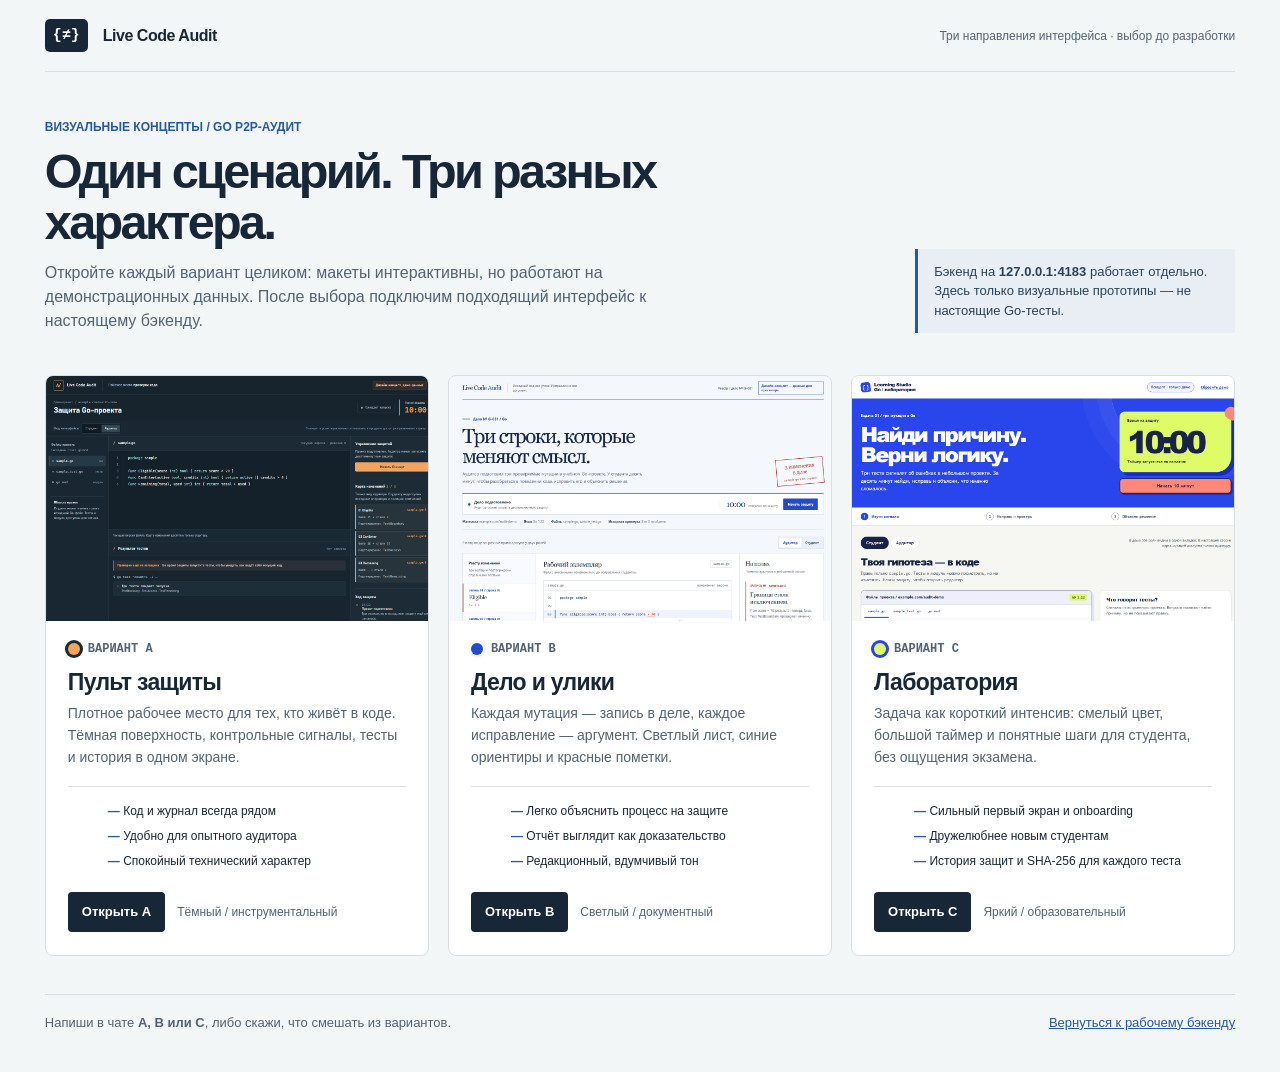
<file: concepts/index.html>
<!doctype html>
<html lang="ru">
<head>
  <meta charset="utf-8">
  <meta name="viewport" content="width=device-width,initial-scale=1">
  <meta name="color-scheme" content="light">
  <title>Три направления — Live Code Audit</title>
  <style>
    :root{--ink:#182737;--muted:#526474;--line:#d7dfe5;--paper:#f3f6f7;--white:#fff;--blue:#2559a6;font:16px/1.5 "Segoe UI",Arial,sans-serif;color:var(--ink);background:var(--paper)}
    *{box-sizing:border-box}body{margin:0}a{color:inherit}a:focus-visible,button:focus-visible{outline:3px solid #bb5b31;outline-offset:3px}
    .wrap{max-width:1500px;margin:0 auto;padding:0 clamp(18px,3.5vw,55px)}
    .top{display:flex;align-items:center;gap:15px;min-height:72px;border-bottom:1px solid var(--line)}.mark{background:var(--ink);color:#fff;font:700 15px Consolas,monospace;border-radius:5px;padding:8px}.top strong{font-weight:800;letter-spacing:-.03em}.top small{margin-left:auto;font-size:12px;color:var(--muted)}
    .hero{padding:42px 0 30px;display:flex;align-items:end;gap:30px;justify-content:space-between}h1{font-size:clamp(30px,3.8vw,56px);letter-spacing:-.055em;line-height:1.05;margin:8px 0 13px;max-width:800px}.hero p{color:var(--muted);max-width:690px;margin:0}.tag{font-size:12px;font-weight:750;color:var(--blue)}
    .guide{padding:13px 16px;border-left:3px solid var(--blue);background:#e8eef4;color:#294257;font-size:13px;max-width:380px;flex:0 0 320px}
    .grid{display:grid;grid-template-columns:repeat(3,minmax(0,1fr));gap:19px;margin:12px 0 38px}.card{background:var(--white);border:1px solid var(--line);border-radius:8px;overflow:hidden;min-width:0;display:flex;flex-direction:column}.thumb{display:block;aspect-ratio:1.56;background:#dde5e8;overflow:hidden}.thumb img{width:100%;height:100%;object-fit:cover;object-position:top left;transition:transform .22s ease}.thumb:hover img{transform:scale(1.03)}.body{padding:21px 22px 23px;display:flex;flex-direction:column;flex:1}.num{display:flex;align-items:center;gap:8px;font:700 12px Consolas,monospace;color:var(--muted)}.swatch{width:12px;height:12px;border-radius:50%;background:#f3a45d;box-shadow:0 0 0 3px #1b2a35}.case .swatch{background:#254cc2;box-shadow:0 0 0 3px #f4f7fc}.studio .swatch{background:#dffb68;box-shadow:0 0 0 3px #2945ec}h2{font-size:23px;line-height:1.14;letter-spacing:-.03em;margin:13px 0 8px}.desc{font-size:14px;line-height:1.55;color:var(--muted);margin:0 0 18px}.strengths{border-top:1px solid var(--line);padding-top:15px;margin:0 0 22px;list-style:none;display:grid;gap:7px;font-size:12px;color:var(--ink)}.strengths li:before{content:"— ";color:var(--blue);font-weight:bold}.card-actions{display:flex;gap:12px;align-items:center;margin-top:auto}.open{display:inline-block;padding:10px 14px;border-radius:4px;background:var(--ink);color:#fff;font-weight:750;font-size:13px;text-decoration:none}.open:hover{background:var(--blue)}.letter{font-size:12px;color:var(--muted)}
    .bottom{border-top:1px solid var(--line);padding:18px 0 40px;color:var(--muted);display:flex;gap:20px;justify-content:space-between;font-size:13px}.bottom a{color:var(--blue)}
    @media(max-width:1000px){.grid{grid-template-columns:repeat(2,minmax(0,1fr))}.hero{display:block}.guide{margin-top:22px}}
    @media(max-width:650px){.top small{display:none}.grid{grid-template-columns:1fr}.thumb{aspect-ratio:1.85}.bottom{flex-direction:column}}
    @media(prefers-reduced-motion:reduce){.thumb img{transition:none}}
  </style>
</head>
<body>
  <div class="wrap">
    <header class="top"><span class="mark" aria-hidden="true">{≠}</span><strong>Live Code Audit</strong><small>Три направления интерфейса · выбор до разработки</small></header>
    <main>
      <section class="hero" aria-labelledby="title"><div><span class="tag">ВИЗУАЛЬНЫЕ КОНЦЕПТЫ / GO P2P-АУДИТ</span><h1 id="title">Один сценарий. Три разных характера.</h1><p>Откройте каждый вариант целиком: макеты интерактивны, но работают на демонстрационных данных. После выбора подключим подходящий интерфейс к настоящему бэкенду.</p></div><aside class="guide">Бэкенд на <strong>127.0.0.1:4183</strong> работает отдельно. Здесь только визуальные прототипы — не настоящие Go-тесты.</aside></section>
      <section class="grid" aria-label="Варианты дизайна">
        <article class="card control"><a class="thumb" href="control-room.html" target="_blank" rel="noopener" aria-label="Открыть полный вариант A — Пульт защиты"><img src="control-room-preview.png" alt="Тёмный трёхколоночный пульт: файлы, редактор, экран аудитора"></a><div class="body"><span class="num"><span class="swatch" aria-hidden="true"></span> ВАРИАНТ A</span><h2>Пульт защиты</h2><p class="desc">Плотное рабочее место для тех, кто живёт в коде. Тёмная поверхность, контрольные сигналы, тесты и история в одном экране.</p><ul class="strengths"><li>Код и журнал всегда рядом</li><li>Удобно для опытного аудитора</li><li>Спокойный технический характер</li></ul><div class="card-actions"><a class="open" href="control-room.html" target="_blank" rel="noopener">Открыть A</a><span class="letter">Тёмный / инструментальный</span></div></div></article>
        <article class="card case"><a class="thumb" href="case-file.html" target="_blank" rel="noopener" aria-label="Открыть полный вариант B — Дело и улики"><img src="case-file-preview.png" alt="Светлый редакционный лист с реестром изменений и заметками аудитора"></a><div class="body"><span class="num"><span class="swatch" aria-hidden="true"></span> ВАРИАНТ B</span><h2>Дело и улики</h2><p class="desc">Каждая мутация — запись в деле, каждое исправление — аргумент. Светлый лист, синие ориентиры и красные пометки.</p><ul class="strengths"><li>Легко объяснить процесс на защите</li><li>Отчёт выглядит как доказательство</li><li>Редакционный, вдумчивый тон</li></ul><div class="card-actions"><a class="open" href="case-file.html" target="_blank" rel="noopener">Открыть B</a><span class="letter">Светлый / документный</span></div></div></article>
        <article class="card studio"><a class="thumb" href="studio.html" target="_blank" rel="noopener" aria-label="Открыть полный вариант C — Лаборатория"><img src="studio-preview.png" alt="Яркая учебная лаборатория с крупным таймером, редактором и подсказками тестов"></a><div class="body"><span class="num"><span class="swatch" aria-hidden="true"></span> ВАРИАНТ C</span><h2>Лаборатория</h2><p class="desc">Задача как короткий интенсив: смелый цвет, большой таймер и понятные шаги для студента, без ощущения экзамена.</p><ul class="strengths"><li>Сильный первый экран и onboarding</li><li>Дружелюбнее новым студентам</li><li>История защит и SHA-256 для каждого теста</li></ul><div class="card-actions"><a class="open" href="studio.html" target="_blank" rel="noopener">Открыть C</a><span class="letter">Яркий / образовательный</span></div></div></article>
      </section>
    </main>
    <footer class="bottom"><span>Напиши в чате <strong>A, B или C</strong>, либо скажи, что смешать из вариантов.</span><a href="http://127.0.0.1:4183/" target="_blank" rel="noopener">Вернуться к рабочему бэкенду</a></footer>
  </div>
</body>
</html>
</file>
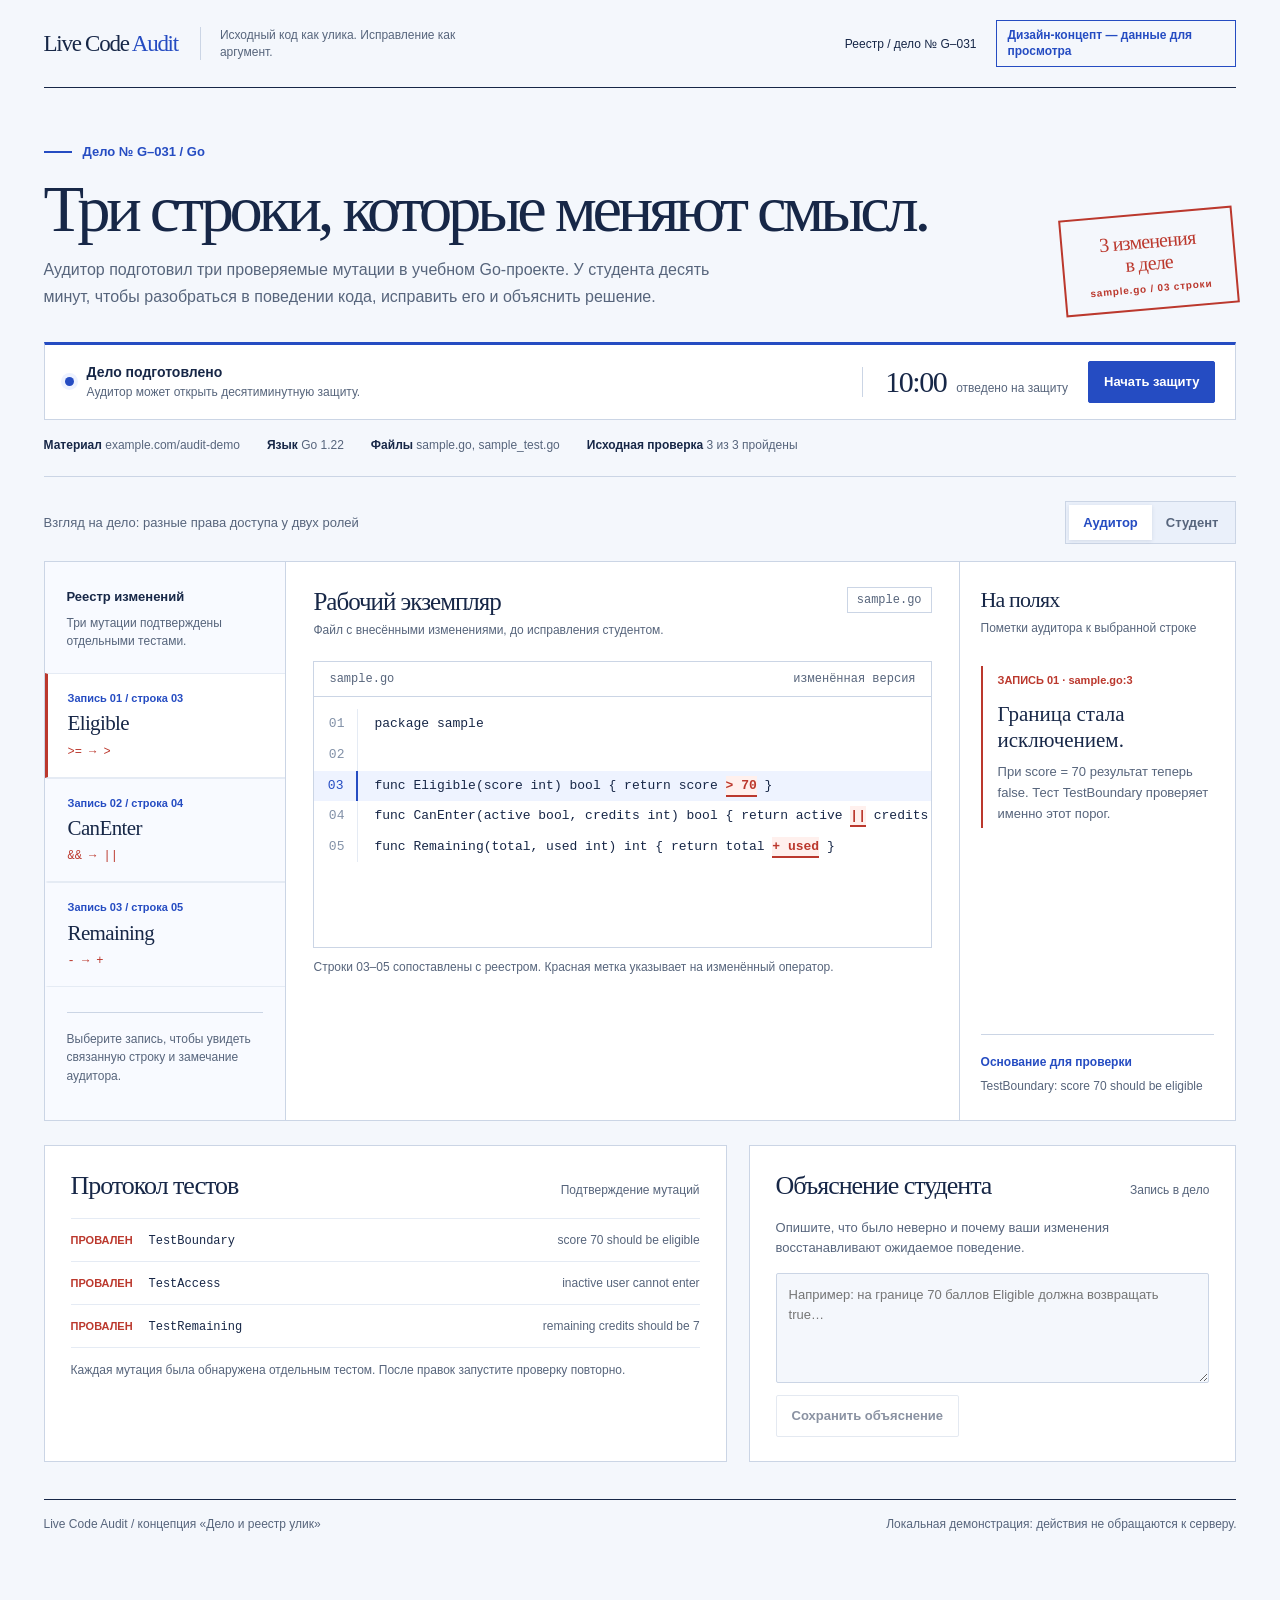
<file: concepts/case-file.html>
<!doctype html>
<html lang="ru">
<head>
  <meta charset="utf-8">
  <meta name="viewport" content="width=device-width, initial-scale=1">
  <meta name="color-scheme" content="light">
  <title>Дело № 031 — Live Code Audit / концепт</title>
  <style>
    :root {
      --paper: #f4f7fc;
      --leaf: #fff;
      --ink: #172747;
      --quiet: #57657c;
      --cobalt: #254cc2;
      --cobalt-light: #edf2ff;
      --red: #bb382d;
      --red-light: #fff0ed;
      --rule: #cbd5e5;
      --rule-soft: #e5ebf4;
      --good: #176b55;
      --serif: Georgia, "Times New Roman", serif;
      --sans: "Segoe UI", Arial, sans-serif;
      --mono: Consolas, "Lucida Console", monospace;
    }
    * { box-sizing: border-box; }
    html { scroll-behavior: smooth; }
    body { margin: 0; background: var(--paper); color: var(--ink); font: 15px/1.5 var(--sans); }
    button, textarea { font: inherit; }
    button { cursor: pointer; }
    button:disabled { cursor: not-allowed; opacity: .5; }
    :focus-visible { outline: 3px solid var(--cobalt); outline-offset: 3px; }
    [hidden] { display: none !important; }
    .page { max-width: 1520px; padding: 0 clamp(18px, 3.4vw, 56px) 88px; margin: 0 auto; }
    .masthead { min-height: 88px; display: flex; align-items: center; gap: 22px; border-bottom: 1px solid var(--ink); }
    .wordmark { font-family: var(--serif); font-size: 23px; line-height: 1; letter-spacing: -.055em; white-space: nowrap; }
    .wordmark b { color: var(--cobalt); font-weight: normal; }
    .masthead-note { border-left: 1px solid var(--rule); padding-left: 19px; color: var(--quiet); font-size: 12px; max-width: 260px; line-height: 1.35; }
    .masthead-right { margin-left: auto; display: flex; align-items: center; gap: 20px; font-size: 12px; }
    .masthead-right span { white-space: nowrap; }
    .concept-flag { border: 1px solid var(--cobalt); padding: 7px 10px; color: var(--cobalt); font-weight: 650; max-width: 240px; line-height: 1.3; }
    .masthead-right .concept-flag { white-space: normal; }
    .hero { padding: clamp(28px, 4.2vw, 62px) 0 32px; display: grid; grid-template-columns: minmax(0, 1fr) auto; align-items: end; gap: 35px; }
    .folio { display: flex; align-items: center; gap: 11px; color: var(--cobalt); font-weight: 700; font-size: 13px; }
    .folio::before { content: ""; width: 28px; height: 2px; background: var(--cobalt); }
    h1 { margin: 15px 0 15px; font: normal clamp(43px, 5.2vw, 78px)/.99 var(--serif); letter-spacing: -.065em; max-width: 920px; text-wrap: balance; }
    .hero-desc { margin: 0; max-width: 670px; color: var(--quiet); font-size: 16px; line-height: 1.65; }
    .hero-stamp { border: 2px solid var(--red); color: var(--red); min-width: 174px; padding: 16px 20px 12px; transform: rotate(-5deg); font-family: var(--serif); font-size: 20px; line-height: 1.08; text-align: center; letter-spacing: -.04em; }
    .hero-stamp small { display: block; font: 600 10px/1.4 var(--sans); letter-spacing: .08em; margin-top: 8px; }
    .control-bar { background: var(--leaf); border: 1px solid var(--rule); border-top: 3px solid var(--cobalt); display: grid; grid-template-columns: minmax(160px, 1fr) auto auto; align-items: center; gap: 20px; padding: 16px 20px; }
    .control-state { display: flex; align-items: center; gap: 13px; min-width: 0; }
    .state-icon { width: 9px; height: 9px; flex: none; border-radius: 50%; background: var(--cobalt); box-shadow: 0 0 0 4px var(--cobalt-light); }
    .state-icon.active { background: var(--red); box-shadow: 0 0 0 4px var(--red-light); }
    .state-icon.finished { background: var(--good); box-shadow: 0 0 0 4px #ebf7f1; }
    .control-state strong { display: block; font-size: 14px; }
    .control-state small { display: block; color: var(--quiet); font-size: 12px; }
    .clock { display: flex; align-items: baseline; gap: 10px; white-space: nowrap; border-left: 1px solid var(--rule); padding-left: 22px; }
    .clock time { font: normal 30px/1 var(--serif); letter-spacing: -.05em; font-variant-numeric: tabular-nums; }
    .clock span { color: var(--quiet); font-size: 12px; }
    .actions { display: flex; gap: 9px; flex-wrap: wrap; }
    .button { border: 1px solid var(--ink); background: transparent; color: var(--ink); border-radius: 2px; min-height: 42px; padding: 8px 15px; font-size: 13px; font-weight: 700; line-height: 1.2; }
    .button:hover:not(:disabled) { background: var(--cobalt-light); }
    .button-primary { background: var(--cobalt); color: #fff; border-color: var(--cobalt); }
    .button-primary:hover:not(:disabled) { background: #17399e; }
    .button-quiet { border-color: var(--rule); }
    .button-red { border-color: var(--red); color: var(--red); }
    .button-red:hover:not(:disabled) { background: var(--red-light); }
    .case-meta { display: flex; flex-wrap: wrap; gap: 7px 27px; padding: 16px 0 22px; border-bottom: 1px solid var(--rule); color: var(--quiet); font-size: 12px; }
    .case-meta strong { color: var(--ink); font-weight: 650; }
    .roles { display: flex; gap: 0; align-items: center; justify-content: space-between; padding: 24px 0 17px; }
    .roles-label { color: var(--quiet); font-size: 13px; }
    .role-switch { display: flex; padding: 3px; border: 1px solid var(--rule); background: #eaf0fa; }
    .role-switch button { border: 0; background: transparent; color: var(--quiet); padding: 8px 14px; font-size: 13px; font-weight: 650; }
    .role-switch button[aria-pressed="true"] { background: var(--leaf); color: var(--cobalt); box-shadow: 0 1px 4px #1d31591b; }
    .workspace { display: grid; grid-template-columns: minmax(195px, .9fr) minmax(0, 2.5fr) minmax(215px, 1.03fr); border: 1px solid var(--rule); background: var(--leaf); min-height: 560px; }
    .index-panel { padding: 25px 0 26px; background: #f8faff; border-right: 1px solid var(--rule); min-width: 0; }
    .panel-title { margin: 0; padding: 0 22px; font-size: 13px; font-weight: 750; }
    .panel-intro { padding: 0 22px; color: var(--quiet); font-size: 12px; margin: 7px 0 23px; line-height: 1.5; }
    .evidence-list { list-style: none; margin: 0; padding: 0; }
    .evidence-button { display: block; width: 100%; border: 0; border-left: 3px solid transparent; border-bottom: 1px solid var(--rule-soft); padding: 16px 20px; text-align: left; background: transparent; color: var(--ink); }
    .evidence-button:first-child { border-top: 1px solid var(--rule-soft); }
    .evidence-button[aria-current="true"] { background: var(--leaf); border-left-color: var(--red); }
    .evidence-button:hover { background: var(--cobalt-light); }
    .evidence-num { display: block; font-size: 11px; color: var(--cobalt); font-weight: 750; margin-bottom: 6px; }
    .evidence-name { display: block; font: normal 21px/1.1 var(--serif); letter-spacing: -.03em; }
    .evidence-delta { display: block; margin-top: 7px; color: var(--red); font: 12px/1.5 var(--mono); }
    .index-foot { border-top: 1px solid var(--rule); margin: 25px 22px 0; padding-top: 17px; color: var(--quiet); font-size: 12px; line-height: 1.55; }
    .student-note { margin: 0 19px; border-left: 2px solid var(--cobalt); padding: 9px 13px; color: var(--quiet); font-size: 13px; line-height: 1.65; }
    .document-panel { min-width: 0; padding: 25px 0 31px; }
    .document-head { display: flex; align-items: start; justify-content: space-between; gap: 15px; margin: 0 27px 22px; }
    .document-head h2 { margin: 0 0 4px; font: normal 25px/1.2 var(--serif); letter-spacing: -.04em; }
    .document-head p { margin: 0; color: var(--quiet); font-size: 12px; }
    .file-label { border: 1px solid var(--rule); padding: 5px 9px; color: var(--quiet); font: 12px var(--mono); white-space: nowrap; }
    .code-paper { margin: 0 27px; border: 1px solid var(--rule); min-width: 0; }
    .code-header { display: flex; justify-content: space-between; gap: 10px; padding: 10px 15px; border-bottom: 1px solid var(--rule); color: var(--quiet); font: 12px var(--mono); }
    .code-scroll { overflow-x: auto; padding: 12px 0 20px; min-height: 250px; }
    .code-line { display: flex; width: max-content; min-width: 100%; white-space: pre; font: 13px/2.35 var(--mono); }
    .code-line.selected { background: #eef3ff; }
    .line-no { width: 44px; flex: 0 0 44px; padding-right: 13px; text-align: right; color: #8190a7; user-select: none; border-right: 1px solid var(--rule-soft); }
    .selected .line-no { border-right: 2px solid var(--cobalt); color: var(--cobalt); }
    .code-text { padding: 0 16px; }
    .code-text mark { color: var(--red); background: var(--red-light); border-bottom: 2px solid var(--red); padding: 2px 0; font-weight: 700; }
    .code-caption { margin: 10px 27px 0; color: var(--quiet); font-size: 12px; line-height: 1.55; }
    .editor-label { display: block; font-size: 13px; font-weight: 750; margin: 17px 27px 7px; }
    .editor { display: block; width: calc(100% - 54px); min-height: 225px; margin: 0 27px; padding: 16px; border: 1px solid var(--cobalt); border-radius: 2px; color: var(--ink); background: #fdfefe; resize: vertical; font: 13px/1.85 var(--mono); tab-size: 2; }
    .editor-actions { display: flex; gap: 9px; flex-wrap: wrap; margin: 14px 27px 0; }
    .document-footer { display: flex; gap: 9px; flex-wrap: wrap; margin: 23px 27px 0; }
    .edit-hint { margin: 14px 27px 0; color: var(--quiet); font-size: 12px; }
    .margin-panel { border-left: 1px solid var(--rule); padding: 25px 21px; min-width: 0; display: flex; flex-direction: column; }
    .margin-panel h2 { margin: 0; font: normal 22px/1.2 var(--serif); letter-spacing: -.04em; }
    .margin-kicker { margin: 5px 0 29px; font-size: 12px; color: var(--quiet); }
    .annotation { border-left: 2px solid var(--red); padding: 2px 0 3px 15px; }
    .annotation-ref { font: 700 11px/1.4 var(--sans); color: var(--red); }
    .annotation-title { margin: 12px 0 7px; font: normal 21px/1.22 var(--serif); }
    .annotation-body { color: var(--quiet); font-size: 13px; margin: 0; line-height: 1.65; }
    .proof-slip { border-top: 1px solid var(--rule); margin-top: auto; padding-top: 18px; font-size: 12px; }
    .proof-slip strong { display: block; color: var(--cobalt); margin-bottom: 6px; }
    .proof-slip span { color: var(--quiet); }
    .beneath { display: grid; grid-template-columns: minmax(0, 1.4fr) minmax(300px, 1fr); gap: 22px; margin-top: 24px; }
    .findings, .explanation, .report { background: var(--leaf); border: 1px solid var(--rule); padding: 24px 26px; min-width: 0; }
    .section-top { display: flex; justify-content: space-between; align-items: baseline; gap: 10px; margin-bottom: 16px; }
    .section-top h2 { margin: 0; font: normal 26px/1.2 var(--serif); letter-spacing: -.04em; }
    .section-top span { color: var(--quiet); font-size: 12px; text-align: right; }
    .finding-list { margin: 0; padding: 0; list-style: none; }
    .finding-row { display: flex; align-items: baseline; gap: 12px; padding: 12px 0; border-top: 1px solid var(--rule-soft); font-size: 13px; }
    .finding-row:last-child { border-bottom: 1px solid var(--rule-soft); }
    .finding-status { flex: 0 0 66px; font-size: 11px; font-weight: 750; color: var(--red); }
    .finding-row.passed .finding-status { color: var(--good); }
    .finding-name { font: 12px var(--mono); min-width: 0; overflow-wrap: anywhere; }
    .finding-detail { margin-left: auto; color: var(--quiet); font-size: 12px; text-align: right; }
    .findings-foot { margin: 13px 0 0; color: var(--quiet); font-size: 12px; line-height: 1.55; }
    .explanation p { color: var(--quiet); font-size: 13px; line-height: 1.6; margin: 0 0 14px; }
    .explanation textarea { display: block; min-height: 110px; width: 100%; border: 1px solid var(--rule); border-radius: 2px; padding: 11px 12px; resize: vertical; color: var(--ink); background: #fcfdff; font-size: 13px; line-height: 1.55; }
    .explanation textarea:disabled { color: var(--quiet); background: var(--paper); }
    .note-actions { display: flex; align-items: center; gap: 12px; flex-wrap: wrap; margin-top: 12px; }
    .save-message { color: var(--good); font-size: 12px; }
    .report { margin-top: 24px; border-top: 3px solid var(--cobalt); }
    .report-grid { display: grid; grid-template-columns: 1fr 1fr 1fr; gap: 20px; margin: 15px 0 21px; }
    .report-figure { border-top: 1px solid var(--rule); padding-top: 10px; }
    .report-figure strong { display: block; font: normal 27px/1.15 var(--serif); }
    .report-figure span { display: block; margin-top: 4px; font-size: 12px; color: var(--quiet); }
    .report-quote { margin: 0; padding: 14px 17px; background: var(--cobalt-light); border-left: 2px solid var(--cobalt); font: normal 16px/1.6 var(--serif); white-space: pre-wrap; overflow-wrap: anywhere; }
    .report-foot { color: var(--quiet); font-size: 12px; margin: 15px 0 0; }
    .page-footer { display: flex; justify-content: space-between; gap: 15px; border-top: 1px solid var(--ink); padding: 15px 0 0; margin-top: 37px; color: var(--quiet); font-size: 12px; }
    .visually-hidden { position: absolute; width: 1px; height: 1px; padding: 0; margin: -1px; overflow: hidden; clip: rect(0, 0, 0, 0); white-space: nowrap; border: 0; }
    @media (max-width: 1150px) {
      .workspace { grid-template-columns: minmax(175px, .85fr) minmax(0, 2.3fr); }
      .margin-panel { grid-column: 2; border-left: 0; border-top: 1px solid var(--rule); display: grid; grid-template-columns: 150px 1fr; gap: 0 17px; }
      .margin-panel h2 { grid-column: 1; }
      .margin-kicker { grid-column: 1; }
      .annotation { grid-column: 2; grid-row: 1 / 3; }
      .proof-slip { grid-column: 1 / -1; margin-top: 18px; }
    }
    @media (max-width: 790px) {
      .masthead { flex-wrap: wrap; padding: 17px 0; min-height: 0; }
      .masthead-right { flex-wrap: wrap; gap: 7px 16px; }
      .hero { grid-template-columns: 1fr; }
      .hero-stamp { justify-self: start; transform: rotate(-3deg); }
      .control-bar { grid-template-columns: 1fr auto; }
      .actions { grid-column: 1 / -1; }
      .workspace { grid-template-columns: 1fr; }
      .index-panel { border-right: 0; border-bottom: 1px solid var(--rule); }
      .evidence-list { display: grid; grid-template-columns: repeat(3, 1fr); }
      .evidence-button { border-top: 1px solid var(--rule-soft); border-right: 1px solid var(--rule-soft); min-height: 112px; }
      .index-foot { margin-top: 14px; }
      .margin-panel { grid-column: 1; }
      .beneath { grid-template-columns: 1fr; }
    }
    @media (max-width: 520px) {
      .page { padding: 0 16px 60px; }
      .masthead-note { display: none; }
      .masthead-right { width: 100%; margin-left: 0; justify-content: space-between; }
      h1 { font-size: clamp(42px, 11vw, 58px); }
      .hero { gap: 22px; }
      .hero-stamp { font-size: 17px; padding: 10px 15px; min-width: 0; }
      .control-bar { grid-template-columns: 1fr; padding: 16px; gap: 16px; }
      .clock { border-left: 0; border-top: 1px solid var(--rule); padding: 12px 0 0; }
      .actions .button { flex: 1 1 120px; }
      .roles { align-items: start; gap: 9px; flex-direction: column; }
      .role-switch { width: 100%; }
      .role-switch button { flex: 1; }
      .index-panel { padding: 18px 0; }
      .panel-intro { margin-bottom: 15px; }
      .evidence-list { grid-template-columns: 1fr; }
      .evidence-button { min-height: 0; padding: 10px 19px; }
      .evidence-name { font-size: 18px; }
      .evidence-delta { margin-top: 3px; }
      .document-head { margin: 0 17px 18px; }
      .document-head h2 { font-size: 22px; }
      .code-paper { margin: 0 13px; }
      .code-caption, .edit-hint { margin-left: 17px; margin-right: 17px; }
      .editor-label { margin-left: 17px; }
      .editor { width: calc(100% - 34px); margin: 0 17px; }
      .editor-actions, .document-footer { margin-left: 17px; margin-right: 17px; }
      .margin-panel { display: block; padding: 20px; }
      .margin-kicker { margin-bottom: 16px; }
      .proof-slip { margin-top: 20px; }
      .findings, .explanation, .report { padding: 20px 17px; }
      .finding-row { flex-wrap: wrap; gap: 2px 10px; }
      .finding-status { flex-basis: 65px; }
      .finding-detail { flex: 1 1 100%; margin-left: 75px; text-align: left; }
      .report-grid { grid-template-columns: 1fr; gap: 11px; }
      .page-footer { flex-direction: column; }
    }
    @media (prefers-reduced-motion: reduce) { html { scroll-behavior: auto; } }
  </style>
</head>
<body>
  <div class="page">
    <header class="masthead">
      <div class="wordmark">Live Code <b>Audit</b></div>
      <div class="masthead-note">Исходный код как улика. Исправление как аргумент.</div>
      <div class="masthead-right">
        <span>Реестр / дело № G–031</span>
        <span class="concept-flag">Дизайн-концепт — данные для просмотра</span>
      </div>
    </header>

    <main>
      <section class="hero" aria-labelledby="case-title">
        <div>
          <div class="folio">Дело № G–031 / Go</div>
          <h1 id="case-title">Три строки, которые меняют смысл.</h1>
          <p class="hero-desc">Аудитор подготовил три проверяемые мутации в учебном Go-проекте. У студента десять минут, чтобы разобраться в поведении кода, исправить его и объяснить решение.</p>
        </div>
        <div class="hero-stamp" aria-hidden="true">3 изменения<br>в деле<small>sample.go / 03 строки</small></div>
      </section>

      <section class="control-bar" aria-label="Управление защитой">
        <div class="control-state">
          <span class="state-icon" id="stateIcon" aria-hidden="true"></span>
          <div><strong id="phaseTitle">Дело подготовлено</strong><small id="phaseText">Аудитор может открыть десятиминутную защиту.</small></div>
        </div>
        <div class="clock"><time id="timer" datetime="PT10M">10:00</time><span id="timerCaption">отведено на защиту</span></div>
        <div class="actions">
          <button class="button button-primary" id="startButton" type="button">Начать защиту</button>
          <button class="button button-red" id="finishButton" type="button" hidden>Завершить защиту</button>
        </div>
      </section>
      <div class="case-meta">
        <span><strong>Материал</strong> example.com/audit-demo</span>
        <span><strong>Язык</strong> Go 1.22</span>
        <span><strong>Файлы</strong> sample.go, sample_test.go</span>
        <span><strong>Исходная проверка</strong> 3 из 3 пройдены</span>
      </div>

      <section aria-label="Рабочее место">
        <div class="roles">
          <span class="roles-label">Взгляд на дело: разные права доступа у двух ролей</span>
          <div class="role-switch" role="group" aria-label="Выбрать роль для просмотра">
            <button type="button" id="auditorRole" aria-pressed="true">Аудитор</button>
            <button type="button" id="studentRole" aria-pressed="false">Студент</button>
          </div>
        </div>
        <div class="workspace">
          <aside class="index-panel" aria-labelledby="evidenceTitle">
            <h2 class="panel-title" id="evidenceTitle">Реестр изменений</h2>
            <p class="panel-intro" id="indexIntro">Три мутации подтверждены отдельными тестами.</p>
            <div id="auditorIndex">
              <ol class="evidence-list">
                <li><button class="evidence-button" type="button" data-case="0" aria-current="true"><span class="evidence-num">Запись 01 / строка 03</span><span class="evidence-name">Eligible</span><span class="evidence-delta">&gt;= → &gt;</span></button></li>
                <li><button class="evidence-button" type="button" data-case="1" aria-current="false"><span class="evidence-num">Запись 02 / строка 04</span><span class="evidence-name">CanEnter</span><span class="evidence-delta">&amp;&amp; → ||</span></button></li>
                <li><button class="evidence-button" type="button" data-case="2" aria-current="false"><span class="evidence-num">Запись 03 / строка 05</span><span class="evidence-name">Remaining</span><span class="evidence-delta">- → +</span></button></li>
              </ol>
              <p class="index-foot">Выберите запись, чтобы увидеть связанную строку и замечание аудитора.</p>
            </div>
            <p class="student-note" id="studentIndex" hidden>Карта мутаций доступна аудитору. Вам виден изменённый файл; восстановите смысл функций и подтвердите исправления тестами.</p>
          </aside>

          <section class="document-panel" aria-labelledby="documentTitle">
            <div class="document-head"><div><h2 id="documentTitle">Рабочий экземпляр</h2><p id="documentSubtitle">Файл с внесёнными изменениями, до исправления студентом.</p></div><span class="file-label">sample.go</span></div>
            <div class="code-paper" id="readOnlyCode">
              <div class="code-header"><span>sample.go</span><span id="codeState">изменённая версия</span></div>
              <div class="code-scroll" id="codeLines" role="img" aria-label="Код файла sample.go"></div>
            </div>
            <p class="code-caption" id="codeCaption">Строки 03–05 сопоставлены с реестром. Красная метка указывает на изменённый оператор.</p>
            <label class="editor-label" for="sourceEditor" id="editorLabel" hidden>Редактирование sample.go</label>
            <textarea id="sourceEditor" class="editor" spellcheck="false" aria-describedby="editInstruction" hidden></textarea>
            <div class="editor-actions" id="editorActions" hidden>
              <button class="button button-primary" type="button" id="saveCode">Сохранить правки</button>
              <button class="button button-quiet" type="button" id="cancelEdit">Отменить</button>
            </div>
            <p class="edit-hint" id="editInstruction">Студент может редактировать только sample.go. Тестовый файл остаётся неизменным.</p>
            <div class="document-footer">
              <button class="button button-quiet" type="button" id="editButton" hidden>Редактировать файл</button>
              <button class="button button-primary" type="button" id="runButton" hidden>Запустить тесты</button>
            </div>
          </section>

          <aside class="margin-panel" id="marginPanel" aria-labelledby="annotationHeading">
            <h2 id="annotationHeading">На полях</h2><p class="margin-kicker">Пометки аудитора к выбранной строке</p>
            <div class="annotation"><span class="annotation-ref" id="annotationRef">ЗАПИСЬ 01 · sample.go:3</span><h3 class="annotation-title" id="annotationTitle">Граница стала исключением.</h3><p class="annotation-body" id="annotationBody">При score = 70 результат теперь false. Тест TestBoundary проверяет именно этот порог.</p></div>
            <div class="proof-slip"><strong>Основание для проверки</strong><span id="annotationProof">TestBoundary: score 70 should be eligible</span></div>
          </aside>
        </div>
      </section>

      <div class="beneath">
        <section class="findings" aria-labelledby="findingsTitle">
          <div class="section-top"><h2 id="findingsTitle">Протокол тестов</h2><span id="findingsSource">Подтверждение мутаций</span></div>
          <ul class="finding-list" id="findingsList" aria-live="polite"></ul>
          <p class="findings-foot" id="findingsFoot">Каждая мутация была обнаружена отдельным тестом. После правок запустите проверку повторно.</p>
        </section>
        <section class="explanation" aria-labelledby="explanationTitle">
          <div class="section-top"><h2 id="explanationTitle">Объяснение студента</h2><span>Запись в дело</span></div>
          <p>Опишите, что было неверно и почему ваши изменения восстанавливают ожидаемое поведение.</p>
          <label class="visually-hidden" for="studentNote">Объяснение исправлений</label>
          <textarea id="studentNote" placeholder="Например: на границе 70 баллов Eligible должна возвращать true…" maxlength="2000" disabled></textarea>
          <div class="note-actions"><button class="button button-quiet" id="saveNote" type="button" disabled>Сохранить объяснение</button><span class="save-message" id="saveMessage" role="status" aria-live="polite"></span></div>
        </section>
      </div>

      <section class="report" id="report" aria-labelledby="reportTitle" hidden>
        <div class="section-top"><h2 id="reportTitle">Итоговый лист дела</h2><span>Доступен аудитору после завершения</span></div>
        <div class="report-grid">
          <div class="report-figure"><strong id="reportTests">0 / 3</strong><span>тестов пройдено в итоговой проверке</span></div>
          <div class="report-figure"><strong id="reportChanges">0 / 3</strong><span>исходных операторов восстановлено</span></div>
          <div class="report-figure"><strong id="reportTime">00:00</strong><span>времени оставалось при завершении</span></div>
        </div>
        <blockquote class="report-quote" id="reportQuote">Объяснение не добавлено.</blockquote>
        <p class="report-foot">Отчёт показывает наблюдаемые правки, тесты и объяснение. Вывод о понимании кода делает аудитор.</p>
      </section>
    </main>
    <footer class="page-footer"><span>Live Code Audit / концепция «Дело и реестр улик»</span><span>Локальная демонстрация: действия не обращаются к серверу.</span></footer>
  </div>
  <script>
    (() => {
      'use strict';
      const $ = (id) => document.getElementById(id);
      const mutations = [
        { line: 3, token: '> 70', title: 'Граница стала исключением.', body: 'При score = 70 результат теперь false. Тест TestBoundary проверяет именно этот порог.', proof: 'TestBoundary: score 70 should be eligible' },
        { line: 4, token: '||', title: 'Одного условия теперь достаточно.', body: 'Неактивный пользователь с кредитами получает доступ. TestAccess фиксирует этот случай.', proof: 'TestAccess: inactive user cannot enter' },
        { line: 5, token: '+ used', title: 'Остаток растёт вместо уменьшения.', body: 'Для total = 10 и used = 3 функция возвращает 13 вместо 7. Это ловит TestRemaining.', proof: 'TestRemaining: remaining credits should be 7' }
      ];
      const testNames = ['TestBoundary', 'TestAccess', 'TestRemaining'];
      const testDetails = ['score 70 should be eligible', 'inactive user cannot enter', 'remaining credits should be 7'];
      const initialSource = 'package sample\n\nfunc Eligible(score int) bool { return score > 70 }\nfunc CanEnter(active bool, credits int) bool { return active || credits > 0 }\nfunc Remaining(total, used int) int { return total + used }\n';
      const state = { phase: 'ready', role: 'auditor', selected: 0, source: initialSource, editing: false, remaining: 600, deadline: 0, lastResults: [false, false, false], note: '', ranAfterEdit: false, savedAfterRun: false };
      const pad = (n) => String(n).padStart(2, '0');
      const clock = (seconds) => pad(Math.floor(seconds / 60)) + ':' + pad(seconds % 60);
      const checkSource = (source) => [
        /func\s+Eligible\s*\([^\n]*\)\s*bool\s*\{\s*return\s+score\s*>=\s*70\s*\}/.test(source),
        /func\s+CanEnter\s*\([^\n]*\)\s*bool\s*\{\s*return\s+active\s*&&\s*credits\s*>\s*0\s*\}/.test(source),
        /func\s+Remaining\s*\([^\n]*\)\s*int\s*\{\s*return\s+total\s*-\s*used\s*\}/.test(source)
      ];

      function renderCode() {
        const list = $('codeLines');
        list.replaceChildren();
        const lines = state.source.replace(/\n$/, '').split('\n');
        lines.forEach((line, index) => {
          const row = document.createElement('div');
          row.className = 'code-line' + (state.role === 'auditor' && index + 1 === mutations[state.selected].line ? ' selected' : '');
          const number = document.createElement('span');
          number.className = 'line-no';
          number.textContent = pad(index + 1);
          const text = document.createElement('span');
          text.className = 'code-text';
          const mutation = mutations.find((item) => item.line === index + 1);
          const position = mutation && state.role === 'auditor' ? line.indexOf(mutation.token) : -1;
          if (position >= 0) {
            text.append(document.createTextNode(line.slice(0, position)));
            const mark = document.createElement('mark');
            mark.textContent = mutation.token;
            text.append(mark, document.createTextNode(line.slice(position + mutation.token.length)));
          } else {
            text.textContent = line || ' ';
          }
          row.append(number, text);
          list.append(row);
        });
        $('codeLines').setAttribute('aria-label', 'Содержимое sample.go: ' + state.source);
        $('codeState').textContent = state.phase === 'ready' ? 'изменённая версия' : state.phase === 'finished' ? 'итоговая версия' : 'рабочая версия';
      }

      function renderFindings() {
        const list = $('findingsList');
        list.replaceChildren();
        state.lastResults.forEach((passed, index) => {
          const row = document.createElement('li');
          row.className = 'finding-row' + (passed ? ' passed' : '');
          const status = document.createElement('span');
          status.className = 'finding-status';
          status.textContent = passed ? 'ПРОЙДЕН' : 'ПРОВАЛЕН';
          const name = document.createElement('span');
          name.className = 'finding-name';
          name.textContent = testNames[index];
          const detail = document.createElement('span');
          detail.className = 'finding-detail';
          detail.textContent = passed ? 'ожидаемое поведение подтверждено' : testDetails[index];
          row.append(status, name, detail);
          list.append(row);
        });
        $('findingsSource').textContent = state.phase === 'ready' ? 'Подтверждение мутаций' : state.phase === 'finished' ? 'Итоговая проверка' : state.ranAfterEdit ? 'Последний пробный запуск' : 'Результат до правок';
        $('findingsFoot').textContent = state.phase === 'ready'
          ? 'Каждая мутация была обнаружена отдельным тестом. После правок запустите проверку повторно.'
          : state.phase === 'finished'
            ? 'Это локальная имитация проверки по трём примерам из demo.go; настоящий go test здесь не запускается.'
            : state.savedAfterRun
              ? 'Код изменился после последнего запуска. Запустите тесты снова, чтобы обновить протокол.'
              : 'Локальная имитация результатов трёх тестов из sample_test.go; настоящий go test здесь не запускается.';
      }

      function render() {
        const auditor = state.role === 'auditor';
        const editingHere = state.editing && !auditor;
        $('auditorRole').setAttribute('aria-pressed', String(auditor));
        $('studentRole').setAttribute('aria-pressed', String(!auditor));
        $('auditorIndex').hidden = !auditor;
        $('studentIndex').hidden = auditor;
        $('indexIntro').textContent = auditor ? 'Три мутации подтверждены отдельными тестами.' : 'Состав дела до завершения скрыт.';
        $('marginPanel').hidden = !auditor;
        $('documentTitle').textContent = auditor ? 'Рабочий экземпляр' : 'Файл студента';
        $('documentSubtitle').textContent = state.phase === 'finished' ? 'Итоговое состояние файла на момент завершения.' : auditor ? 'Файл с внесёнными изменениями, до исправления студентом.' : 'Исправьте поведение функций и проверьте результат.';
        $('codeCaption').textContent = auditor ? 'Строки 03–05 сопоставлены с реестром. Красная метка указывает на изменённый оператор.' : 'В режиме студента исходные мутации и замечания аудитора скрыты.';
        $('startButton').hidden = state.phase !== 'ready' || !auditor;
        $('finishButton').hidden = state.phase !== 'active';
        $('editButton').hidden = auditor || state.phase !== 'active' || state.editing;
        $('runButton').hidden = auditor || state.phase !== 'active' || state.editing;
        $('editInstruction').hidden = auditor || state.phase !== 'active';
        $('editorLabel').hidden = !editingHere;
        $('sourceEditor').hidden = !editingHere;
        $('editorActions').hidden = !editingHere;
        $('readOnlyCode').hidden = editingHere;
        $('codeCaption').hidden = editingHere;
        $('studentNote').disabled = auditor || state.phase !== 'active';
        $('saveNote').disabled = auditor || state.phase !== 'active';
        $('timer').textContent = clock(state.remaining);
        $('timer').setAttribute('datetime', 'PT' + state.remaining + 'S');
        $('timerCaption').textContent = state.phase === 'ready' ? 'отведено на защиту' : state.phase === 'finished' ? 'осталось на момент закрытия' : 'осталось';
        $('stateIcon').className = 'state-icon' + (state.phase === 'ready' ? '' : ' ' + state.phase);
        $('phaseTitle').textContent = state.phase === 'ready' ? 'Дело подготовлено' : state.phase === 'active' ? 'Защита идёт' : 'Дело закрыто';
        $('phaseText').textContent = state.phase === 'ready' ? 'Аудитор может открыть десятиминутную защиту.' : state.phase === 'active' ? 'Студент редактирует код и фиксирует объяснение.' : 'Итоговый лист сформирован для аудитора.';
        document.querySelectorAll('[data-case]').forEach((button, index) => button.setAttribute('aria-current', String(index === state.selected)));
        const selected = mutations[state.selected];
        $('annotationRef').textContent = 'ЗАПИСЬ ' + pad(state.selected + 1) + ' · sample.go:' + selected.line;
        $('annotationTitle').textContent = selected.title;
        $('annotationBody').textContent = selected.body;
        $('annotationProof').textContent = selected.proof;
        $('report').hidden = state.phase !== 'finished' || !auditor;
        renderCode();
        renderFindings();
      }

      function stopEditing() {
        state.editing = false;
        $('sourceEditor').value = state.source;
      }

      function finish() {
        if (state.phase !== 'active') return;
        if (state.editing && $('sourceEditor').value.trim()) state.source = $('sourceEditor').value;
        state.editing = false;
        state.note = $('studentNote').value.slice(0, 2000);
        state.phase = 'finished';
        state.lastResults = checkSource(state.source);
        $('reportTests').textContent = state.lastResults.filter(Boolean).length + ' / 3';
        $('reportChanges').textContent = checkSource(state.source).filter(Boolean).length + ' / 3';
        $('reportTime').textContent = clock(state.remaining);
        $('reportQuote').textContent = state.note.trim() || 'Объяснение не добавлено.';
        render();
        if (state.role === 'auditor') $('report').scrollIntoView({ block: 'nearest' });
      }

      $('startButton').addEventListener('click', () => {
        if (state.phase !== 'ready' || state.role !== 'auditor') return;
        state.phase = 'active';
        state.role = 'student';
        state.deadline = Date.now() + 600000;
        render();
        $('editButton').focus();
      });
      $('finishButton').addEventListener('click', finish);
      $('auditorRole').addEventListener('click', () => { state.role = 'auditor'; render(); });
      $('studentRole').addEventListener('click', () => { state.role = 'student'; render(); });
      document.querySelectorAll('[data-case]').forEach((button) => button.addEventListener('click', () => {
        state.selected = Number(button.dataset.case);
        render();
      }));
      $('editButton').addEventListener('click', () => {
        if (state.phase !== 'active' || state.role !== 'student') return;
        state.editing = true;
        $('sourceEditor').value = state.source;
        render();
        $('sourceEditor').focus();
      });
      $('cancelEdit').addEventListener('click', () => { stopEditing(); render(); $('editButton').focus(); });
      $('saveCode').addEventListener('click', () => {
        const source = $('sourceEditor').value;
        if (!source.trim()) { $('sourceEditor').setCustomValidity('Файл не может быть пустым.'); $('sourceEditor').reportValidity(); return; }
        $('sourceEditor').setCustomValidity('');
        state.source = source;
        state.editing = false;
        state.savedAfterRun = true;
        render();
        $('runButton').focus();
      });
      $('sourceEditor').addEventListener('input', () => $('sourceEditor').setCustomValidity(''));
      $('runButton').addEventListener('click', () => {
        if (state.phase !== 'active' || state.role !== 'student') return;
        state.lastResults = checkSource(state.source);
        state.ranAfterEdit = true;
        state.savedAfterRun = false;
        render();
        $('findingsTitle').scrollIntoView({ block: 'nearest' });
      });
      $('saveNote').addEventListener('click', () => {
        if (state.phase !== 'active' || state.role !== 'student') return;
        state.note = $('studentNote').value.slice(0, 2000);
        $('saveMessage').textContent = state.note.trim() ? 'Объяснение сохранено в макете.' : 'Пустая запись сохранена.';
      });
      $('studentNote').addEventListener('input', () => { $('saveMessage').textContent = ''; });
      window.setInterval(() => {
        if (state.phase !== 'active') return;
        state.remaining = Math.max(0, Math.ceil((state.deadline - Date.now()) / 1000));
        $('timer').textContent = clock(state.remaining);
        $('timer').setAttribute('datetime', 'PT' + state.remaining + 'S');
        if (state.remaining === 0) finish();
      }, 500);
      render();
    })();
  </script>
</body>
</html>
</file>
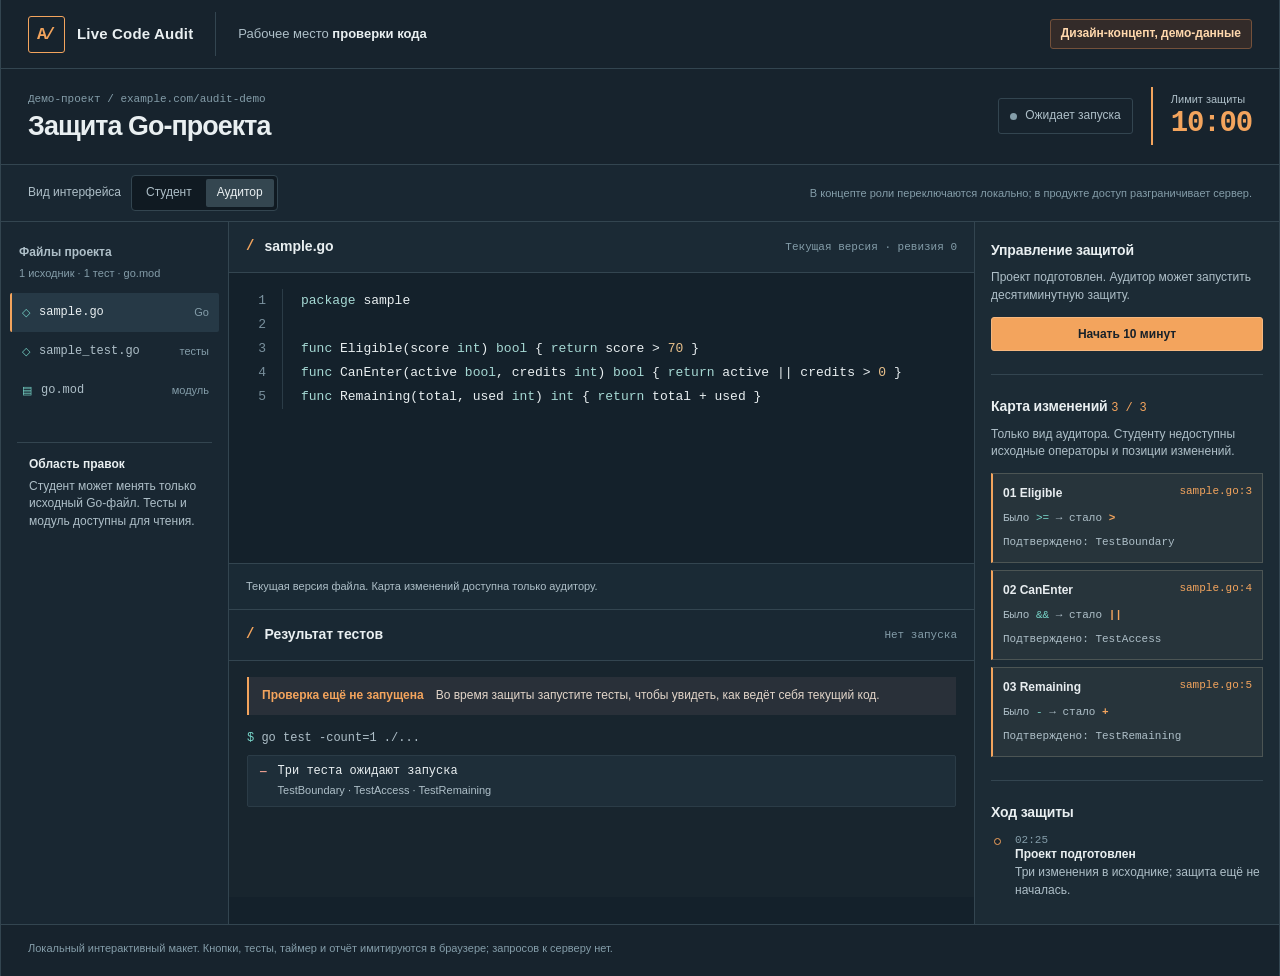
<file: concepts/control-room.html>
<!doctype html>
<html lang="ru">
<head>
  <meta charset="utf-8">
  <meta name="viewport" content="width=device-width, initial-scale=1">
  <meta name="color-scheme" content="dark">
  <title>Пульт защиты — концепт интерфейса Live Code Audit</title>
  <style>
    :root {
      color-scheme: dark;
      --page: #101a22;
      --frame: #17232d;
      --panel: #1b2a35;
      --code: #14212b;
      --line: #334550;
      --line-soft: #2b3c47;
      --text: #e9eff1;
      --muted: #aebfc8;
      --quiet: #849da9;
      --orange: #f3a45d;
      --orange-deep: #563b2d;
      --teal: #77d4c8;
      --teal-deep: #1f494a;
      --red: #f2a194;
      --red-deep: #50373a;
      --sans: "Bahnschrift", "Segoe UI", Arial, sans-serif;
      --mono: "Cascadia Code", "Consolas", "Liberation Mono", monospace;
    }
    *, *::before, *::after { box-sizing: border-box; }
    html { background: var(--page); }
    body { margin: 0; min-width: 320px; background: var(--page); color: var(--text); font-family: var(--sans); font-size: 14px; line-height: 1.48; }
    button, textarea { font: inherit; }
    button { cursor: pointer; }
    button:disabled { cursor: not-allowed; opacity: .46; }
    :focus-visible { outline: 3px solid var(--orange); outline-offset: 3px; }
    .shell { max-width: 1640px; min-height: 100vh; margin: auto; background: var(--frame); border-inline: 1px solid var(--line); }
    .mast { display: flex; align-items: center; gap: 22px; min-height: 69px; padding: 12px 27px; border-bottom: 1px solid var(--line); }
    .brand { display: flex; align-items: center; gap: 12px; flex: 0 0 auto; text-decoration: none; color: inherit; }
    .brand-mark { display: grid; place-items: center; width: 37px; height: 37px; border: 1px solid var(--orange); border-radius: 3px; color: var(--orange); font: 700 17px var(--mono); letter-spacing: -.13em; padding-right: 3px; }
    .brand-name { font-size: 15px; font-weight: 700; letter-spacing: .012em; white-space: nowrap; }
    .mast-rule { width: 1px; align-self: stretch; background: var(--line); }
    .mast-context { color: var(--muted); font-size: 13px; }
    .mast-context strong { color: var(--text); font-weight: 600; }
    .demo-flag { margin-left: auto; max-width: 260px; padding: 5px 10px; border: 1px solid #74513b; border-radius: 3px; color: #ffd8ad; background: #332b29; font-size: 12px; font-weight: 600; text-align: center; }
    .session-strip { display: flex; align-items: center; gap: 18px; min-height: 96px; padding: 17px 27px 18px; border-bottom: 1px solid var(--line); }
    .session-title { min-width: 0; flex: 1; }
    .session-title .path { margin: 0 0 4px; color: var(--quiet); font-family: var(--mono); font-size: 11px; }
    h1 { margin: 0; font-size: clamp(21px, 2.1vw, 29px); line-height: 1.14; font-weight: 650; letter-spacing: -.035em; }
    .session-status { display: inline-flex; align-items: center; gap: 8px; padding: 8px 11px; border: 1px solid var(--line); border-radius: 3px; color: var(--muted); font-size: 12px; white-space: nowrap; }
    .status-dot { width: 7px; height: 7px; border-radius: 50%; background: var(--quiet); }
    .session-status.active .status-dot { background: var(--orange); }
    .session-status.finished .status-dot { background: var(--teal); }
    .clock { display: flex; align-items: center; gap: 16px; padding: 4px 0 4px 18px; border-left: 2px solid var(--orange); }
    .clock small { display: block; color: var(--muted); font-size: 11px; }
    .clock strong { display: block; color: var(--orange); font: 600 29px/1.13 var(--mono); font-variant-numeric: tabular-nums; letter-spacing: -.04em; }
    .role-strip { display: flex; align-items: center; flex-wrap: wrap; gap: 10px; padding: 10px 27px; border-bottom: 1px solid var(--line); background: #192732; }
    .role-caption { color: var(--muted); font-size: 12px; }
    .role-switch { display: inline-flex; gap: 3px; padding: 3px; border: 1px solid var(--line); border-radius: 4px; background: var(--page); }
    .role-switch button { border: 0; border-radius: 2px; padding: 5px 11px; color: var(--muted); background: transparent; font-size: 12px; }
    .role-switch button[aria-pressed="true"] { color: var(--text); background: #344650; }
    .role-help { margin-left: auto; color: var(--quiet); font-size: 11px; }
    .workbench { display: grid; grid-template-columns: 228px minmax(0, 1fr) 305px; align-items: stretch; min-height: 670px; }
    .rail { min-width: 0; border-right: 1px solid var(--line); background: #192732; }
    .rail-head { padding: 22px 18px 12px; color: var(--muted); font-size: 12px; font-weight: 600; }
    .rail-desc { display: block; margin-top: 3px; color: var(--quiet); font-size: 11px; font-weight: 400; }
    .file-list { display: grid; padding: 0 9px 20px; }
    .file-item { display: flex; align-items: center; gap: 9px; width: 100%; min-height: 39px; padding: 7px 10px; border: 0; border-left: 2px solid transparent; border-radius: 2px; background: transparent; color: var(--muted); text-align: left; font: 12px var(--mono); }
    .file-item:hover, .file-item.selected { background: #263946; color: var(--text); }
    .file-item.selected { border-left-color: var(--orange); }
    .file-item .file-icon { color: var(--teal); font-size: 11px; }
    .file-item .file-meta { margin-left: auto; color: var(--quiet); font: 11px var(--sans); }
    .rail-note { margin: 12px 16px 22px; padding: 13px 12px; border-top: 1px solid var(--line); color: var(--muted); font-size: 12px; }
    .rail-note strong { display: block; margin-bottom: 4px; color: var(--text); font-weight: 600; }
    .rail-note p { margin: 0; }
    .main-col { display: flex; flex-direction: column; min-width: 0; background: var(--code); }
    .editor-head, .tests-head { display: flex; align-items: center; justify-content: space-between; gap: 12px; min-height: 51px; padding: 9px 17px; border-bottom: 1px solid var(--line); background: var(--panel); }
    .section-name { display: flex; align-items: center; gap: 10px; min-width: 0; color: var(--text); font-weight: 600; }
    .section-name .slash { color: var(--orange); font-family: var(--mono); }
    .section-name span:last-child { min-width: 0; overflow-wrap: anywhere; }
    .meta-label { color: var(--quiet); font: 11px var(--mono); white-space: nowrap; }
    .code-surface { position: relative; min-height: 290px; flex: 1 0 290px; overflow: auto; background: var(--code); }
    .code-lines { padding: 16px 20px 18px 0; min-width: max-content; }
    .code-row { display: flex; min-height: 24px; font: 13px/24px var(--mono); white-space: pre; }
    .code-row:hover { background: #20313e; }
    .line-no { flex: 0 0 54px; padding-right: 16px; color: #79909d; text-align: right; user-select: none; border-right: 1px solid var(--line-soft); }
    .line-content { padding-left: 18px; }
    .tok-key { color: #a6d9d4; }
    .tok-num { color: #eac18b; }
    .tok-str { color: #dfb9a0; }
    .code-edit { display: none; min-width: 0; height: 100%; min-height: 290px; }
    .code-edit.open { display: flex; }
    .code-edit .line-numbers { flex: 0 0 54px; overflow: hidden; padding: 16px 16px 18px 0; border-right: 1px solid var(--line-soft); color: #79909d; font: 13px/24px var(--mono); white-space: pre; text-align: right; user-select: none; }
    .code-edit textarea { display: block; flex: 1; min-width: 0; min-height: 290px; padding: 16px 18px 18px; border: 0; border-radius: 0; resize: none; outline-offset: -4px; background: transparent; color: var(--text); font: 13px/24px var(--mono); white-space: pre; overflow: auto; tab-size: 4; }
    .editor-foot { display: flex; align-items: center; justify-content: space-between; gap: 12px; min-height: 47px; padding: 8px 17px; border-top: 1px solid var(--line); border-bottom: 1px solid var(--line); color: var(--muted); background: #1a2a35; font-size: 11px; }
    .editor-foot span { min-width: 0; }
    .editor-actions { display: flex; flex-wrap: wrap; gap: 8px; }
    .btn { min-height: 34px; padding: 6px 12px; border: 1px solid #51636e; border-radius: 3px; background: #293c48; color: var(--text); font-size: 12px; font-weight: 600; line-height: 1.2; }
    .btn:hover:not(:disabled) { background: #354d5b; }
    .btn-primary { border-color: #f6b77e; background: var(--orange); color: #182129; }
    .btn-primary:hover:not(:disabled) { background: #ffc18b; }
    .btn-outline { border-color: #588f8e; color: var(--teal); background: var(--teal-deep); }
    .btn-outline:hover:not(:disabled) { background: #285b5b; }
    .btn-text { border-color: transparent; background: transparent; color: var(--muted); }
    .btn-text:hover:not(:disabled) { background: #2e404b; }
    .tests-head { background: #192833; }
    .tests-body { min-height: 236px; padding: 16px 18px 22px; background: #18252e; }
    .test-intro { display: flex; gap: 12px; align-items: flex-start; padding: 10px 13px; border-left: 2px solid var(--orange); background: #293039; color: #e2d5c9; font-size: 12px; }
    .test-intro strong { white-space: nowrap; color: var(--orange); }
    .test-command { display: block; margin: 16px 0 10px; color: var(--muted); font: 12px var(--mono); overflow-wrap: anywhere; }
    .test-command::before { content: "$ "; color: var(--teal); }
    .test-list { display: grid; gap: 7px; }
    .test-case { display: grid; grid-template-columns: auto minmax(0, 1fr); gap: 4px 11px; align-items: baseline; padding: 8px 12px; border: 1px solid var(--line-soft); border-radius: 2px; background: #1e2e39; }
    .test-badge { color: var(--red); font: 700 11px var(--mono); }
    .test-case.passed .test-badge { color: var(--teal); }
    .test-case .test-name { font: 12px var(--mono); overflow-wrap: anywhere; }
    .test-case .test-detail { grid-column: 2; color: var(--muted); font-size: 11px; overflow-wrap: anywhere; }
    .aside { min-width: 0; padding: 18px 16px 24px; border-left: 1px solid var(--line); background: #1c2b35; }
    .aside-section + .aside-section { margin-top: 23px; padding-top: 21px; border-top: 1px solid var(--line); }
    .aside h2 { margin: 0 0 12px; color: var(--text); font-size: 14px; font-weight: 650; letter-spacing: -.01em; }
    .aside-copy { margin: -3px 0 12px; color: var(--muted); font-size: 12px; }
    .aside .btn { width: 100%; }
    .aside .btn + .btn { margin-top: 8px; }
    .mini-stat { display: grid; grid-template-columns: 1fr auto; gap: 8px; padding: 10px 0; border-bottom: 1px solid var(--line-soft); font-size: 12px; }
    .mini-stat span { color: var(--muted); }
    .mini-stat strong { color: var(--text); font-weight: 600; }
    .mutation { padding: 11px 10px; border: 1px solid #4c5554; border-left: 2px solid var(--orange); background: #27343b; }
    .mutation + .mutation { margin-top: 7px; }
    .mutation .mut-top { display: flex; gap: 8px; justify-content: space-between; color: #e8edf0; font-size: 12px; font-weight: 600; }
    .mutation .mut-top span:last-child { color: var(--orange); font: 11px var(--mono); }
    .mutation code { display: block; margin-top: 7px; color: var(--muted); font: 11px/1.55 var(--mono); overflow-wrap: anywhere; }
    .mutation code b { color: var(--orange); font-weight: 600; }
    .mutation code em { color: var(--teal); font-style: normal; }
    .event-list { list-style: none; margin: 0; padding: 0 0 0 6px; }
    .event-list li { position: relative; padding: 0 0 14px 17px; border-left: 1px solid #46606a; font-size: 12px; color: var(--muted); }
    .event-list li:last-child { padding-bottom: 0; border-left-color: transparent; }
    .event-list li::before { content: ""; position: absolute; left: -4px; top: 4px; width: 7px; height: 7px; border-radius: 50%; border: 1px solid var(--orange); background: var(--frame); }
    .event-list time { display: block; color: var(--quiet); font: 11px var(--mono); }
    .event-list strong { display: block; color: var(--text); font-weight: 600; overflow-wrap: anywhere; }
    .event-list span { display: block; overflow-wrap: anywhere; }
    .note-label { display: block; margin-bottom: 7px; color: var(--text); font-size: 12px; font-weight: 600; }
    .note-input { display: block; width: 100%; min-height: 103px; margin-bottom: 9px; padding: 10px 11px; border: 1px solid #546772; border-radius: 3px; resize: vertical; background: #14222c; color: var(--text); font-size: 12px; line-height: 1.5; }
    .note-input::placeholder { color: #92a6b2; }
    .saved-note { margin-top: 12px; padding: 10px; border-left: 2px solid var(--teal); background: #20383d; color: var(--text); font-size: 12px; overflow-wrap: anywhere; }
    .saved-note small { display: block; margin-bottom: 4px; color: var(--teal); }
    .footnote { padding: 15px 27px 20px; border-top: 1px solid var(--line); color: var(--quiet); font-size: 11px; }
    .sr-only { position: absolute; width: 1px; height: 1px; padding: 0; margin: -1px; overflow: hidden; clip: rect(0,0,0,0); white-space: nowrap; border: 0; }
    dialog { width: min(700px, calc(100vw - 26px)); max-height: min(85vh, 920px); padding: 0; border: 1px solid #5b7479; border-radius: 5px; background: #1c2b35; color: var(--text); box-shadow: 0 26px 100px #071117; }
    dialog::backdrop { background: rgba(4, 12, 18, .82); }
    .dialog-head { display: flex; align-items: flex-start; justify-content: space-between; gap: 16px; padding: 24px 25px 17px; border-bottom: 1px solid var(--line); }
    .dialog-head h2 { margin: 0; font-size: 22px; letter-spacing: -.025em; }
    .dialog-head p { margin: 5px 0 0; color: var(--muted); font-size: 12px; }
    .dialog-body { padding: 18px 25px 27px; overflow: auto; }
    .report-lead { padding: 14px; border-left: 3px solid var(--teal); background: #213e40; }
    .report-lead strong { display: block; font-size: 16px; }
    .report-lead span { display: block; margin-top: 4px; color: #c3dcd9; font-size: 12px; }
    .report-grid { display: grid; grid-template-columns: repeat(3, 1fr); gap: 0; margin: 16px 0 20px; border: 1px solid var(--line); }
    .report-grid div { padding: 10px; }
    .report-grid div + div { border-left: 1px solid var(--line); }
    .report-grid small { display: block; color: var(--muted); font-size: 11px; }
    .report-grid strong { display: block; margin-top: 3px; font: 600 16px var(--mono); }
    .dialog-body h3 { margin: 18px 0 9px; font-size: 13px; }
    .dialog-body p { margin: 0 0 12px; color: var(--muted); font-size: 12px; overflow-wrap: anywhere; }
    .report-row { display: flex; flex-wrap: wrap; align-items: baseline; gap: 6px 12px; padding: 9px 0; border-top: 1px solid var(--line); font-size: 12px; }
    .report-row strong { min-width: 124px; }
    .report-row code { color: var(--teal); font: 11px var(--mono); overflow-wrap: anywhere; }
    @media (max-width: 1120px) {
      .workbench { grid-template-columns: 205px minmax(0, 1fr); }
      .aside { grid-column: 1 / -1; display: grid; grid-template-columns: repeat(2, minmax(0, 1fr)); gap: 16px 26px; border-left: 0; border-top: 1px solid var(--line); }
      .aside-section + .aside-section { margin: 0; padding-top: 0; border-top: 0; }
      .aside-section:nth-child(n+3) { padding-top: 17px; border-top: 1px solid var(--line); }
    }
    @media (max-width: 700px) {
      .mast { flex-wrap: wrap; gap: 8px 14px; min-height: auto; padding: 14px 16px; }
      .mast-rule, .mast-context { display: none; }
      .demo-flag { max-width: none; margin-left: 0; }
      .session-strip { flex-wrap: wrap; gap: 12px; padding: 17px 16px; }
      .session-title { flex: 1 0 100%; }
      .session-status { order: 2; }
      .clock { order: 1; margin-right: auto; }
      .role-strip { padding: 10px 16px; }
      .role-help { flex: 1 0 100%; margin: 0; }
      .workbench { grid-template-columns: minmax(0, 1fr); }
      .rail { border-right: 0; border-bottom: 1px solid var(--line); }
      .rail-head { padding: 11px 16px 3px; }
      .rail-desc, .rail-note { display: none; }
      .file-list { display: flex; gap: 5px; overflow-x: auto; padding: 6px 10px 10px; }
      .file-item { flex: 0 0 auto; width: auto; min-height: 34px; padding: 6px 9px; border-left: 0; border-bottom: 2px solid transparent; }
      .file-item.selected { border-left: 0; border-bottom-color: var(--orange); }
      .file-item .file-meta { display: none; }
      .code-surface { min-height: 260px; flex-basis: 260px; }
      .aside { grid-column: 1; padding: 17px 16px 23px; }
      .footnote { padding: 14px 16px; }
    }
    @media (max-width: 470px) {
      .mast { align-items: flex-start; }
      .brand-name { white-space: normal; }
      .demo-flag { width: 100%; }
      .session-status { max-width: 100%; }
      .aside { display: block; }
      .aside-section + .aside-section, .aside-section:nth-child(n+3) { margin-top: 20px; padding-top: 18px; border-top: 1px solid var(--line); }
      .editor-head, .tests-head { padding-inline: 12px; }
      .editor-foot { align-items: flex-start; flex-direction: column; padding: 10px 12px; }
      .code-row, .code-edit textarea, .code-edit .line-numbers { font-size: 12px; }
      .line-no, .code-edit .line-numbers { flex-basis: 42px; padding-right: 10px; }
      .line-content { padding-left: 12px; }
      .code-edit textarea { padding-left: 12px; }
      .tests-body { padding-inline: 12px; }
      .test-intro { display: block; }
      .test-intro strong { display: block; margin-bottom: 4px; }
      .report-grid { grid-template-columns: 1fr; }
      .report-grid div + div { border-left: 0; border-top: 1px solid var(--line); }
      .dialog-head, .dialog-body { padding-inline: 16px; }
    }
    @media (prefers-reduced-motion: reduce) { *, *::before, *::after { scroll-behavior: auto !important; animation-duration: .01ms !important; transition-duration: .01ms !important; } }
  </style>
</head>
<body>
  <div class="shell">
    <header class="mast">
      <div class="brand" aria-label="Live Code Audit">
        <div class="brand-mark" aria-hidden="true">A/</div>
        <div class="brand-name">Live Code Audit</div>
      </div>
      <div class="mast-rule" aria-hidden="true"></div>
      <div class="mast-context">Рабочее место <strong>проверки кода</strong></div>
      <div class="demo-flag">Дизайн-концепт, демо-данные</div>
    </header>

    <div class="session-strip">
      <div class="session-title">
        <p class="path">Демо-проект / example.com/audit-demo</p>
        <h1>Защита Go-проекта</h1>
      </div>
      <div id="sessionStatus" class="session-status"><span class="status-dot" aria-hidden="true"></span><span id="statusText">Ожидает запуска</span></div>
      <div class="clock" aria-label="Время защиты">
        <div><small id="clockLabel">Лимит защиты</small><strong id="clockText" role="timer">10:00</strong></div>
      </div>
    </div>

    <div class="role-strip">
      <span class="role-caption">Вид интерфейса</span>
      <div class="role-switch" role="group" aria-label="Переключить вид роли">
        <button type="button" id="studentRole" aria-pressed="false">Студент</button>
        <button type="button" id="auditorRole" aria-pressed="true">Аудитор</button>
      </div>
      <span class="role-help">В концепте роли переключаются локально; в продукте доступ разграничивает сервер.</span>
    </div>

    <main class="workbench">
      <nav class="rail" aria-label="Файлы демо-проекта">
        <div class="rail-head">Файлы проекта<span class="rail-desc">1 исходник · 1 тест · go.mod</span></div>
        <div class="file-list" id="fileList">
          <button class="file-item selected" type="button" data-file="sample.go" aria-current="page"><span class="file-icon" aria-hidden="true">◇</span>sample.go<span class="file-meta">Go</span></button>
          <button class="file-item" type="button" data-file="sample_test.go"><span class="file-icon" aria-hidden="true">◇</span>sample_test.go<span class="file-meta">тесты</span></button>
          <button class="file-item" type="button" data-file="go.mod"><span class="file-icon" aria-hidden="true">▤</span>go.mod<span class="file-meta">модуль</span></button>
        </div>
        <div class="rail-note"><strong>Область правок</strong><p>Студент может менять только исходный Go-файл. Тесты и модуль доступны для чтения.</p></div>
      </nav>

      <div class="main-col">
        <section aria-labelledby="editorTitle">
          <div class="editor-head"><div class="section-name" id="editorTitle"><span class="slash" aria-hidden="true">/</span><span id="filename">sample.go</span></div><span class="meta-label" id="editorMeta">Текущая версия · ревизия 0</span></div>
          <div class="code-surface" id="codeSurface">
            <div class="code-lines" id="codeView" aria-label="Содержимое выбранного файла"></div>
            <div class="code-edit" id="codeEdit"><div class="line-numbers" id="editNumbers" aria-hidden="true"></div><label class="sr-only" for="sourceInput">Редактировать sample.go</label><textarea id="sourceInput" spellcheck="false" autocapitalize="off" autocomplete="off" autocorrect="off" aria-label="Код файла sample.go"></textarea></div>
          </div>
          <div class="editor-foot"><span id="editorHint">Текущая версия файла. Карта изменений доступна только аудитору.</span><div class="editor-actions"><button type="button" class="btn btn-text" id="editBtn" hidden>Редактировать</button><button type="button" class="btn btn-outline" id="saveBtn" hidden>Сохранить правку</button><button type="button" class="btn btn-text" id="cancelBtn" hidden>Отмена</button></div></div>
        </section>
        <section aria-labelledby="testTitle">
          <div class="tests-head"><div class="section-name" id="testTitle"><span class="slash" aria-hidden="true">/</span><span>Результат тестов</span></div><span class="meta-label" id="testMeta">Нет запуска</span></div>
          <div class="tests-body">
            <div class="test-intro"><strong id="testIntroTitle">Проверка ещё не запущена</strong><span id="testIntroText">Во время защиты запустите тесты, чтобы увидеть, как ведёт себя текущий код.</span></div>
            <span class="test-command">go test -count=1 ./...</span>
            <div class="test-list" id="testList" aria-live="polite"><div class="test-case"><span class="test-badge">—</span><span class="test-name">Три теста ожидают запуска</span><span class="test-detail">TestBoundary · TestAccess · TestRemaining</span></div></div>
          </div>
        </section>
      </div>

      <aside class="aside" aria-label="Управление и журнал защиты">
        <section class="aside-section" aria-labelledby="controlTitle"><h2 id="controlTitle">Управление защитой</h2><p class="aside-copy" id="controlCopy">Проект подготовлен. Аудитор может запустить десятиминутную защиту.</p><button type="button" class="btn btn-primary" id="startBtn">Начать 10 минут</button><button type="button" class="btn btn-outline" id="runBtn" hidden>Запустить тесты</button><button type="button" class="btn" id="finishBtn" hidden>Завершить защиту</button><button type="button" class="btn btn-outline" id="reportBtn" hidden>Открыть отчёт аудитора</button></section>
        <section class="aside-section" id="mutationSection" aria-labelledby="mutationTitle"><h2 id="mutationTitle">Карта изменений <span style="color: var(--orange); font: 12px var(--mono)">3 / 3</span></h2><p class="aside-copy">Только вид аудитора. Студенту недоступны исходные операторы и позиции изменений.</p><div id="mutationList"></div></section>
        <section class="aside-section" id="explainSection" aria-labelledby="explainTitle" hidden><h2 id="explainTitle">Объяснение студента</h2><p class="aside-copy">Запишите, что вы нашли и как это исправили.</p><label class="note-label" for="noteInput">Ваше объяснение</label><textarea id="noteInput" class="note-input" maxlength="1000" placeholder="Например: граница допуска должна включать 70 баллов…"></textarea><button type="button" class="btn btn-outline" id="saveNoteBtn">Сохранить объяснение</button><div id="savedNote" class="saved-note" hidden><small>Сохранено в истории защиты</small><span id="savedNoteText"></span></div></section>
        <section class="aside-section" aria-labelledby="timelineTitle"><h2 id="timelineTitle">Ход защиты</h2><ol class="event-list" id="eventList" aria-live="polite"></ol></section>
      </aside>
    </main>
    <footer class="footnote">Локальный интерактивный макет. Кнопки, тесты, таймер и отчёт имитируются в браузере; запросов к серверу нет.</footer>
  </div>

  <dialog id="reportDialog" aria-labelledby="reportTitle">
    <div class="dialog-head"><div><h2 id="reportTitle">Итог защиты</h2><p>Отчёт аудитора · демо-проект example.com/audit-demo</p></div><button type="button" class="btn btn-text" id="closeReport" aria-label="Закрыть отчёт">Закрыть</button></div>
    <div class="dialog-body"><div class="report-lead"><strong id="reportLead">Защита завершена</strong><span>Пройденные тесты показывают наблюдаемое поведение. Вывод о понимании делает аудитор.</span></div><div class="report-grid"><div><small>Финальные тесты</small><strong id="reportTests">—</strong></div><div><small>Восстановлено по демо-проверке</small><strong id="reportFixed">—</strong></div><div><small>Ревизий кода</small><strong id="reportRevision">0</strong></div></div><h3>Исходные изменения</h3><div id="reportMutations"></div><h3>Объяснение студента</h3><p id="reportNote">Объяснение не добавлено.</p><h3>Изменение файлов</h3><p id="reportChanges">Правок в sample.go нет.</p></div>
  </dialog>
  <div id="announcer" class="sr-only" role="status" aria-live="polite"></div>

  <script>
    (() => {
      "use strict";
      const initialSource = `package sample

func Eligible(score int) bool { return score > 70 }
func CanEnter(active bool, credits int) bool { return active || credits > 0 }
func Remaining(total, used int) int { return total + used }
`;
      const files = {
        "sample.go": initialSource,
        "sample_test.go": `package sample

import "testing"

func TestBoundary(t *testing.T) {
    if !Eligible(70) { t.Fatal("score 70 should be eligible") }
}

func TestAccess(t *testing.T) {
    if CanEnter(false, 10) { t.Fatal("inactive user cannot enter") }
}

func TestRemaining(t *testing.T) {
    if Remaining(10, 3) != 7 { t.Fatal("remaining credits should be 7") }
}
`,
        "go.mod": "module example.com/audit-demo\n\ngo 1.22\n"
      };
      const mutations = [
        { function: "Eligible", line: 3, from: ">=", to: ">", test: "TestBoundary" },
        { function: "CanEnter", line: 4, from: "&&", to: "||", test: "TestAccess" },
        { function: "Remaining", line: 5, from: "-", to: "+", test: "TestRemaining" }
      ];
      const checks = [
        { name: "TestBoundary", details: "score 70 should be eligible", passes: source => /func\s+Eligible\s*\([^)]*\)\s*bool\s*\{\s*return\s+score\s*>=\s*70\b/.test(source) },
        { name: "TestAccess", details: "inactive user cannot enter", passes: source => /func\s+CanEnter\s*\([^)]*\)\s*bool\s*\{\s*return\s+active\s*&&\s*credits\s*>\s*0\b/.test(source) },
        { name: "TestRemaining", details: "remaining credits should be 7", passes: source => /func\s+Remaining\s*\([^)]*\)\s*int\s*\{\s*return\s+total\s*-\s*used\b/.test(source) }
      ];
      const $ = id => document.getElementById(id);
      const state = { role: "auditor", phase: "prepared", file: "sample.go", editing: false, revision: 0, seconds: 600, deadline: 0, note: "", lastRun: null };
      const nowLabel = () => new Intl.DateTimeFormat("ru-RU", { hour: "2-digit", minute: "2-digit" }).format(new Date());
      function announce(message) { $("announcer").textContent = message; }
      function addEvent(title, detail) {
        const item = document.createElement("li");
        const time = document.createElement("time"); time.textContent = nowLabel();
        const name = document.createElement("strong"); name.textContent = title;
        const description = document.createElement("span"); description.textContent = detail;
        item.append(time, name, description);
        $("eventList").prepend(item);
      }
      function evaluate() { return checks.map(check => ({ name: check.name, detail: check.details, passed: check.passes(files["sample.go"]) })); }
      function renderCode() {
        const view = $("codeView");
        view.replaceChildren();
        const lines = files[state.file].replace(/\n$/, "").split("\n");
        lines.forEach((line, index) => {
          const row = document.createElement("div"); row.className = "code-row";
          const gutter = document.createElement("span"); gutter.className = "line-no"; gutter.textContent = String(index + 1);
          const content = document.createElement("span"); content.className = "line-content";
          const tokenPattern = /("(?:[^"\\]|\\.)*"|\b(?:func|package|import|return|if|bool|int)\b|\b\d+\b)/g;
          let cursor = 0;
          for (const match of line.matchAll(tokenPattern)) {
            if (match.index > cursor) content.append(document.createTextNode(line.slice(cursor, match.index)));
            const token = document.createElement("span");
            token.className = match[0][0] === '"' ? "tok-str" : /^\d/.test(match[0]) ? "tok-num" : "tok-key";
            token.textContent = match[0];
            content.append(token); cursor = match.index + match[0].length;
          }
          if (cursor < line.length) content.append(document.createTextNode(line.slice(cursor)));
          row.append(gutter, content); view.append(row);
        });
        $("filename").textContent = state.file;
        $("editorMeta").textContent = state.file === "sample.go" ? `Текущая версия · ревизия ${state.revision}` : "Только чтение";
        $("editorHint").textContent = state.file === "sample.go" ? (state.role === "student" ? "Доступен для правок во время защиты." : "Текущая версия файла. Карта изменений доступна только аудитору.") : "Тесты и файл модуля доступны только для чтения.";
        $("codeSurface").scrollTop = 0;
        $("codeSurface").scrollLeft = 0;
      }
      function updateLineNumbers() {
        $("editNumbers").textContent = Array.from({ length: $("sourceInput").value.split("\n").length }, (_, i) => String(i + 1)).join("\n");
      }
      function setEditing(open) {
        state.editing = open;
        $("codeView").hidden = open;
        $("codeEdit").classList.toggle("open", open);
        $("editBtn").hidden = open || state.role !== "student" || state.phase !== "active" || state.file !== "sample.go";
        $("saveBtn").hidden = !open;
        $("cancelBtn").hidden = !open;
        if (open) { $("sourceInput").value = files["sample.go"]; updateLineNumbers(); $("sourceInput").focus(); }
      }
      function renderMutations() {
        const target = $("mutationList"); target.replaceChildren();
        mutations.forEach((mutation, i) => {
          const card = document.createElement("div"); card.className = "mutation";
          const heading = document.createElement("div"); heading.className = "mut-top";
          const fn = document.createElement("span"); fn.textContent = `${String(i + 1).padStart(2, "0")}  ${mutation.function}`;
          const line = document.createElement("span"); line.textContent = `sample.go:${mutation.line}`;
          heading.append(fn, line);
          const swap = document.createElement("code");
          swap.append(document.createTextNode("Было "));
          const from = document.createElement("em"); from.textContent = mutation.from;
          swap.append(from, document.createTextNode("  →  стало "));
          const to = document.createElement("b"); to.textContent = mutation.to;
          swap.append(to);
          const test = document.createElement("code"); test.textContent = `Подтверждено: ${mutation.test}`;
          card.append(heading, swap, test); target.append(card);
        });
      }
      function renderTests() {
        const output = $("testList"); output.replaceChildren();
        if (!state.lastRun) {
          $("testMeta").textContent = "Нет запуска";
          $("testIntroTitle").textContent = "Проверка ещё не запущена";
          $("testIntroText").textContent = "Во время защиты запустите тесты, чтобы увидеть, как ведёт себя текущий код.";
          const row = document.createElement("div"); row.className = "test-case";
          const badge = document.createElement("span"); badge.className = "test-badge"; badge.textContent = "—";
          const name = document.createElement("span"); name.className = "test-name"; name.textContent = "Три теста ожидают запуска";
          const detail = document.createElement("span"); detail.className = "test-detail"; detail.textContent = "TestBoundary · TestAccess · TestRemaining";
          row.append(badge, name, detail); output.append(row); return;
        }
        const successes = state.lastRun.filter(test => test.passed).length;
        $("testMeta").textContent = `Ревизия ${state.revision} · ${successes}/3 пройдено`;
        $("testIntroTitle").textContent = successes === 3 ? "Все тесты пройдены" : `${3 - successes} из 3 тестов не пройдены`;
        $("testIntroText").textContent = "Имитированный результат для текущей версии sample.go. Поведение показано без запуска Go или сервера.";
        state.lastRun.forEach(test => {
          const row = document.createElement("div"); row.className = `test-case${test.passed ? " passed" : ""}`;
          const badge = document.createElement("span"); badge.className = "test-badge"; badge.textContent = test.passed ? "PASS" : "FAIL";
          const name = document.createElement("span"); name.className = "test-name"; name.textContent = test.name;
          const detail = document.createElement("span"); detail.className = "test-detail"; detail.textContent = test.passed ? "Проверка пройдена" : test.detail;
          row.append(badge, name, detail); output.append(row);
        });
      }
      function render() {
        const { phase, role } = state;
        $("studentRole").setAttribute("aria-pressed", String(role === "student"));
        $("auditorRole").setAttribute("aria-pressed", String(role === "auditor"));
        $("sessionStatus").className = `session-status ${phase}`;
        $("statusText").textContent = phase === "prepared" ? "Ожидает запуска" : phase === "active" ? "Защита идёт" : "Защита завершена";
        $("clockLabel").textContent = phase === "prepared" ? "Лимит защиты" : phase === "active" ? "До конца защиты" : "Таймер остановлен";
        $("clockText").textContent = `${String(Math.floor(state.seconds / 60)).padStart(2, "0")}:${String(state.seconds % 60).padStart(2, "0")}`;
        $("startBtn").hidden = !(phase === "prepared" && role === "auditor");
        $("runBtn").hidden = !(phase === "active" && role === "student");
        $("finishBtn").hidden = phase !== "active";
        $("reportBtn").hidden = !(phase === "finished" && role === "auditor");
        $("mutationSection").hidden = role !== "auditor";
        $("explainSection").hidden = !(role === "student" && phase === "active");
        $("controlCopy").textContent = phase === "prepared" ? (role === "auditor" ? "Проект подготовлен. Аудитор может запустить десятиминутную защиту." : "Ожидайте запуска защиты аудитором. Пока можно изучить файлы проекта.") : phase === "active" ? (role === "auditor" ? "Наблюдайте за защитой. Отчёт появится после завершения." : "Исправьте исходник, запустите тесты и сохраните объяснение.") : (role === "auditor" ? "Защита завершена. Доступен итоговый отчёт." : "Защита завершена. Итоговый отчёт доступен аудитору.");
        if (state.editing && !(role === "student" && phase === "active" && state.file === "sample.go")) setEditing(false);
        $("editBtn").hidden = state.editing || role !== "student" || phase !== "active" || state.file !== "sample.go";
        document.querySelectorAll("[data-file]").forEach(button => {
          const selected = button.dataset.file === state.file;
          button.classList.toggle("selected", selected);
          if (selected) button.setAttribute("aria-current", "page"); else button.removeAttribute("aria-current");
        });
        renderCode(); renderTests();
      }
      function finish(reason) {
        if (state.phase !== "active") return;
        if (state.editing) setEditing(false);
        state.phase = "finished";
        state.lastRun = evaluate();
        addEvent("Защита завершена", reason === "deadline" ? "Время истекло; выполнена финальная демо-проверка." : "Финальная демо-проверка выполнена.");
        announce("Защита завершена. Отчёт доступен в виде аудитора.");
        render();
      }
      function updateClock() {
        if (state.phase !== "active") return;
        state.seconds = Math.max(0, Math.ceil((state.deadline - Date.now()) / 1000));
        $("clockText").textContent = `${String(Math.floor(state.seconds / 60)).padStart(2, "0")}:${String(state.seconds % 60).padStart(2, "0")}`;
        if (state.seconds === 0) finish("deadline");
      }
      function openReport() {
        if (state.phase !== "finished" || state.role !== "auditor") return;
        const result = state.lastRun || evaluate();
        const passed = result.filter(test => test.passed).length;
        $("reportLead").textContent = passed === 3 ? "Все проверки проходят" : `${3 - passed} из 3 проверок не пройдены`;
        $("reportTests").textContent = `${passed} / 3`;
        $("reportFixed").textContent = `${passed} / 3`;
        $("reportRevision").textContent = String(state.revision);
        $("reportNote").textContent = state.note || "Объяснение не добавлено.";
        $("reportChanges").textContent = files["sample.go"] === initialSource ? "Правок в sample.go нет." : `sample.go изменён · сохранено ревизий: ${state.revision}.`;
        const target = $("reportMutations"); target.replaceChildren();
        mutations.forEach((mutation, i) => {
          const row = document.createElement("div"); row.className = "report-row";
          const title = document.createElement("strong"); title.textContent = `${mutation.function} · строка ${mutation.line}`;
          const code = document.createElement("code"); code.textContent = `${mutation.from} → ${mutation.to}`;
          const status = document.createElement("span"); status.textContent = result[i].passed ? "Тест проходит" : "Тест не проходит";
          row.append(title, code, status); target.append(row);
        });
        $("reportDialog").showModal();
      }

      $("studentRole").addEventListener("click", () => { state.role = "student"; render(); });
      $("auditorRole").addEventListener("click", () => { state.role = "auditor"; render(); });
      $("fileList").addEventListener("click", event => {
        const button = event.target.closest("[data-file]"); if (!button) return;
        if (state.editing) { announce("Сначала сохраните правку или нажмите «Отмена»."); $("sourceInput").focus(); return; }
        state.file = button.dataset.file; render();
      });
      $("startBtn").addEventListener("click", () => {
        if (state.phase !== "prepared" || state.role !== "auditor") return;
        state.phase = "active"; state.role = "student"; state.deadline = Date.now() + 600000;
        addEvent("Защита началась", "Аудитор запустил таймер; открыт вид студента.");
        announce("Защита началась. На исправление есть 10 минут."); render();
      });
      $("runBtn").addEventListener("click", () => {
        if (state.phase !== "active" || state.role !== "student") return;
        if (state.editing) { announce("Сначала сохраните правку, затем запустите тесты."); $("sourceInput").focus(); return; }
        state.lastRun = evaluate();
        const passed = state.lastRun.filter(test => test.passed).length;
        addEvent("Тесты запущены", `Ревизия ${state.revision} · ${passed} из 3 пройдены.`);
        announce(`Демо-тесты: ${passed} из 3 пройдены.`); render();
      });
      $("finishBtn").addEventListener("click", () => {
        if (state.editing) { announce("Сначала сохраните правку или нажмите «Отмена»."); $("sourceInput").focus(); return; }
        finish("submitted");
      });
      $("reportBtn").addEventListener("click", openReport);
      $("closeReport").addEventListener("click", () => $("reportDialog").close());
      $("editBtn").addEventListener("click", () => { if (state.phase === "active" && state.role === "student" && state.file === "sample.go") setEditing(true); });
      $("cancelBtn").addEventListener("click", () => { setEditing(false); $("editBtn").focus(); });
      $("saveBtn").addEventListener("click", () => {
        if (!state.editing || state.phase !== "active" || state.role !== "student") return;
        const updated = $("sourceInput").value;
        if (updated !== files["sample.go"]) {
          files["sample.go"] = updated; state.revision += 1; state.lastRun = null;
          addEvent("Код сохранён", `sample.go · ревизия ${state.revision}.`);
          announce(`Правка сохранена, ревизия ${state.revision}. Запустите тесты повторно.`);
        } else announce("Изменений в коде нет.");
        setEditing(false); render(); $("editBtn").focus();
      });
      $("sourceInput").addEventListener("input", updateLineNumbers);
      $("sourceInput").addEventListener("scroll", () => { $("editNumbers").scrollTop = $("sourceInput").scrollTop; });
      $("saveNoteBtn").addEventListener("click", () => {
        if (state.phase !== "active" || state.role !== "student") return;
        const text = $("noteInput").value.trim();
        if (!text) { announce("Добавьте объяснение перед сохранением."); $("noteInput").focus(); return; }
        state.note = text; $("savedNoteText").textContent = text; $("savedNote").hidden = false;
        addEvent("Объяснение сохранено", "Запись добавлена в историю защиты.");
        announce("Объяснение сохранено.");
      });
      addEvent("Проект подготовлен", "Три изменения в исходнике; защита ещё не началась.");
      renderMutations(); render(); window.setInterval(updateClock, 400);
    })();
  </script>
</body>
</html>
</file>
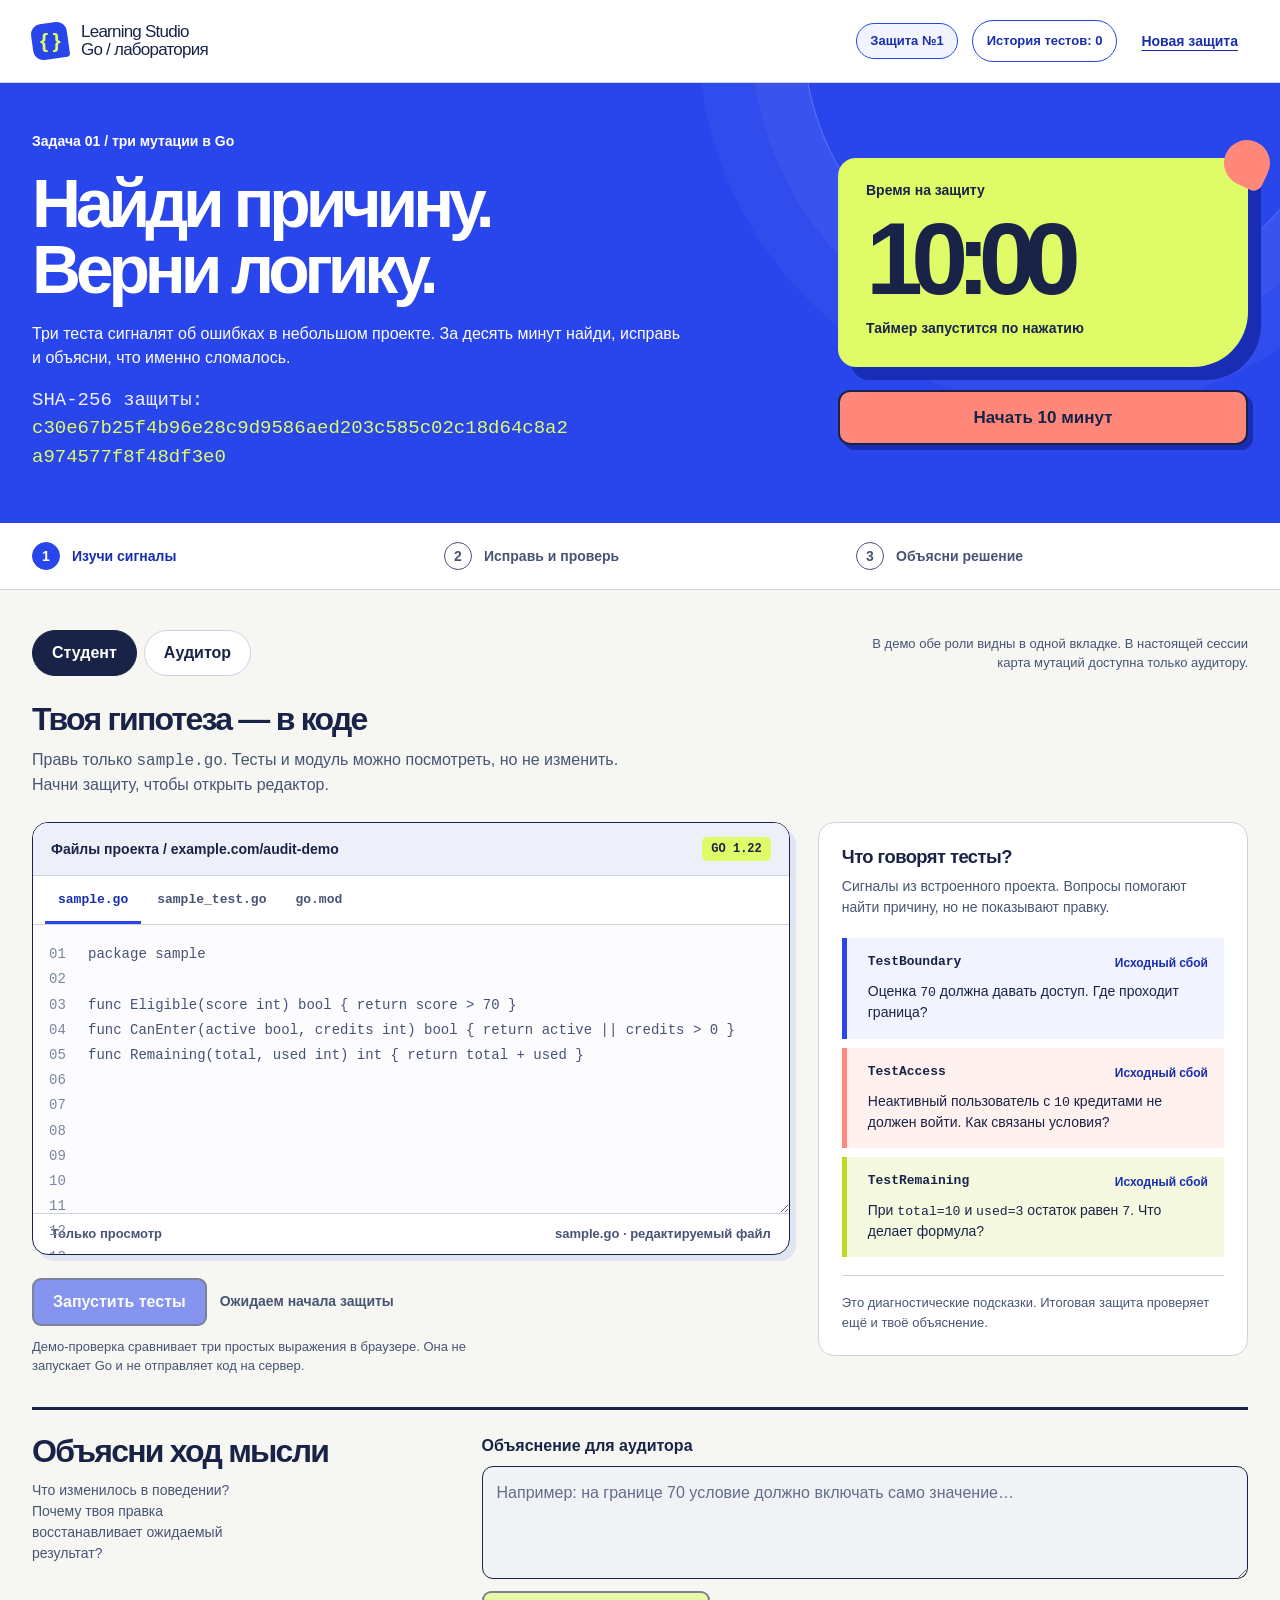
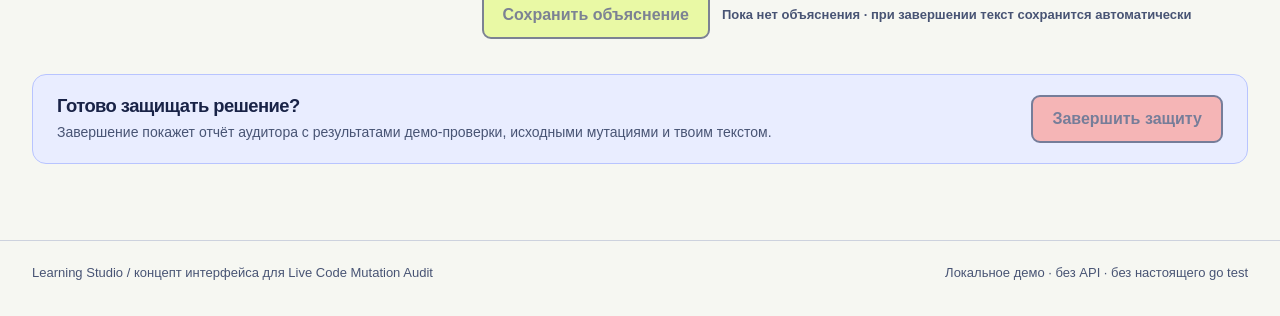
<file: concepts/studio.html>
<!doctype html>
<html lang="ru">
<head>
  <meta charset="utf-8">
  <meta name="viewport" content="width=device-width, initial-scale=1">
  <meta name="color-scheme" content="light">
  <title>Learning Studio — лаборатория мутаций Go</title>
  <style>
    :root {
      --paper: #f6f7f2;
      --white: #ffffff;
      --ink: #192347;
      --muted: #485474;
      --blue: #2945ec;
      --blue-dark: #182eae;
      --lime: #dffb68;
      --coral: #ff887b;
      --line: #cdd2de;
      --soft: #eef0f9;
      --display: "Arial Black", "Trebuchet MS", Arial, sans-serif;
      --body: "Trebuchet MS", Arial, sans-serif;
      --code: Consolas, "Courier New", monospace;
    }

    * { box-sizing: border-box; }
    html { scroll-behavior: smooth; }
    body { margin: 0; background: var(--paper); color: var(--ink); font: 16px/1.5 var(--body); }
    button, textarea { font: inherit; }
    button { cursor: pointer; }
    button:disabled { cursor: not-allowed; opacity: .55; }
    :focus-visible { outline: 3px solid var(--blue); outline-offset: 3px; }
    .hero :focus-visible, .blue-band :focus-visible { outline-color: var(--lime); }
    .shell { width: min(100% - 64px, 1400px); margin-inline: auto; }
    .topbar { background: var(--white); border-bottom: 1px solid var(--line); }
    .topbar-inner { display: flex; justify-content: space-between; align-items: center; gap: 22px; min-height: 82px; }
    .brand { display: flex; align-items: center; gap: 13px; font-family: var(--display); font-size: 17px; line-height: 1.05; letter-spacing: -.045em; }
    .brand-mark { width: 36px; height: 36px; background: var(--blue); color: var(--lime); display: grid; place-items: center; border-radius: 10px 10px 3px 10px; transform: rotate(-8deg); font: 900 21px var(--body); }
    .brand-mark span { transform: rotate(8deg); }
    .top-actions { display: flex; align-items: center; gap: 14px; flex-wrap: wrap; justify-content: flex-end; }
    .demo-tag { border: 1px solid var(--blue); border-radius: 50px; color: var(--blue-dark); background: #f1f4ff; font-size: 13px; font-weight: 800; padding: 7px 13px; }
    .reset { border: 0; background: transparent; color: var(--blue-dark); font-size: 14px; font-weight: 800; padding: 10px; text-decoration: underline; text-underline-offset: 4px; }
    .history-link { min-height: 42px; padding: 7px 14px; border: 1.5px solid var(--blue); border-radius: 24px; background: var(--white); color: var(--blue-dark); font-weight: 900; font-size: 13px; }
    .history-link:hover, .history-link[aria-expanded="true"] { background: var(--lime); }
    .hash-caption { margin: 13px 0 0; font: 12px/1.5 var(--code); color: #e5ebff; overflow-wrap: anywhere; }
    .hash-caption code { color: var(--lime); font: inherit; user-select: all; }
    .history { margin-top: 32px; border: 2px solid var(--ink); border-radius: 16px; overflow: hidden; background: var(--white); }
    .history-head { display: flex; justify-content: space-between; align-items: center; gap: 12px; padding: 18px 24px; color: var(--ink); background: var(--lime); }
    .history-head h2 { margin: 0; font-size: clamp(23px, 3vw, 32px); }
    .history-head p { margin: 0; font-size: 13px; max-width: 52ch; }
    .history-body { padding: 10px 24px 24px; }
    .history-defence { border-bottom: 1px solid var(--line); padding: 21px 0; }
    .history-defence:last-child { border: 0; padding-bottom: 0; }
    .history-defence h3 { font-size: 18px; margin: 0 0 6px; }
    .history-meta { color: var(--muted); font-size: 13px; margin: 0 0 10px; }
    .history-hash { display: block; font: 11px/1.65 var(--code); color: var(--blue-dark); overflow-wrap: anywhere; user-select: all; }
    .history-run { border-left: 4px solid var(--blue); background: #f4f6ff; margin-top: 12px; padding: 11px 14px; }
    .history-run summary { cursor: pointer; font-size: 14px; font-weight: 800; }
    .history-run summary:focus-visible { outline: 3px solid var(--blue); outline-offset: 4px; }
    .history-run .history-hash { margin: 8px 0; }
    .history-tests { list-style: none; padding: 0; margin: 10px 0 0; }
    .history-tests li { border-top: 1px solid var(--line); padding: 10px 0; font-size: 13px; }
    .history-tests li strong { display: block; margin-bottom: 4px; }
    .history-tests li[data-state="pass"] strong { color: #27621f; }
    .history-tests li[data-state="fail"] strong { color: #9a2727; }
    .history-empty { padding: 17px 0; color: var(--muted); }

    .hero { overflow: hidden; position: relative; isolation: isolate; background: var(--blue); color: var(--white); }
    .hero::before { content: ""; position: absolute; width: 540px; height: 540px; border: 1px solid rgba(255,255,255,.27); border-radius: 50%; top: -320px; right: -65px; box-shadow: 0 0 0 52px rgba(255,255,255,.04), 0 0 0 105px rgba(255,255,255,.035); z-index: -1; }
    .hero-inner { display: grid; grid-template-columns: minmax(0, 1.05fr) minmax(300px, .8fr); align-items: center; min-height: 368px; gap: 35px; padding-block: 48px 52px; }
    .hero-copy { max-width: 650px; }
    .hero-kicker { margin: 0 0 19px; font-weight: 800; font-size: 14px; }
    h1 { font: 900 clamp(2.65rem, 5.3vw, 5.5rem)/.98 var(--display); letter-spacing: -.075em; margin: 0 0 18px; }
    .hero-copy > p:last-child { max-width: 540px; font-size: clamp(16px, 1.5vw, 19px); margin: 0; color: #eef0ff; }
    .challenge { justify-self: end; width: min(100%, 410px); position: relative; }
    .challenge::after { content: ""; position: absolute; height: 46px; width: 46px; border-radius: 50% 50% 9px 50%; background: var(--coral); right: -22px; top: -18px; transform: rotate(25deg); }
    .clock-face { background: var(--lime); color: var(--ink); padding: 22px 28px 28px; border-radius: 18px 18px 55px 18px; box-shadow: 13px 13px 0 #182cb4; }
    .clock-label { font-size: 14px; font-weight: 900; margin: 0; }
    .clock-value { display: block; font: 900 clamp(4.5rem, 8vw, 8.5rem)/1 var(--display); letter-spacing: -.115em; font-variant-numeric: tabular-nums; white-space: nowrap; margin: 7px 0 8px; }
    .clock-caption { font-size: 14px; font-weight: 700; margin: 0; }
    .start-button { display: block; width: 100%; margin-top: 23px; min-height: 55px; border: 2px solid var(--ink); border-radius: 12px; background: var(--coral); color: var(--ink); font-weight: 900; font-size: 17px; box-shadow: 5px 5px 0 #182cb4; }
    .start-button:not(:disabled):hover { background: #ffb1a7; }
    .start-button:disabled { opacity: 1; background: #fff; }

    .flow { border-bottom: 1px solid var(--line); background: var(--white); }
    .flow-inner { display: grid; grid-template-columns: repeat(3, 1fr); gap: 20px; padding-block: 19px; }
    .flow-item { display: flex; align-items: center; gap: 12px; color: var(--muted); font-size: 14px; font-weight: 800; }
    .flow-item b { display: grid; flex: 0 0 28px; place-items: center; width: 28px; height: 28px; border: 1.5px solid currentColor; border-radius: 50%; font-size: 14px; }
    .flow-item[data-on="true"] { color: var(--blue-dark); }
    .flow-item[data-on="true"] b { color: var(--white); background: var(--blue); border-color: var(--blue); }

    main.shell { padding-block: 40px 76px; }
    .view-nav { display: flex; align-items: center; justify-content: space-between; gap: 18px; margin-bottom: 26px; }
    .view-tabs { display: flex; gap: 7px; align-items: center; flex-wrap: wrap; }
    .view-button { min-height: 46px; border: 1.5px solid var(--line); border-radius: 50px; background: var(--white); padding: 9px 19px; color: var(--ink); font-weight: 900; }
    .view-button[aria-pressed="true"] { background: var(--ink); border-color: var(--ink); color: var(--white); }
    .view-button:not([aria-pressed="true"]):hover { border-color: var(--blue); color: var(--blue-dark); }
    .role-note { margin: 0; font-size: 13px; color: var(--muted); text-align: right; max-width: 390px; }
    [hidden] { display: none !important; }
    h2 { font: 900 clamp(1.65rem, 2.5vw, 2.5rem)/1.12 var(--display); letter-spacing: -.055em; margin: 0 0 10px; }
    h3 { font: 900 1.15rem/1.2 var(--display); letter-spacing: -.03em; margin: 0; }
    .section-lead { margin: 0 0 25px; color: var(--muted); max-width: 66ch; }
    .work-grid { display: grid; grid-template-columns: minmax(0, 1.55fr) minmax(300px, .88fr); align-items: start; gap: 28px; }
    .workspace { min-width: 0; }
    .editor-box { background: var(--white); border: 1.5px solid var(--ink); border-radius: 16px; overflow: hidden; box-shadow: 6px 6px 0 #e0e4f3; }
    .editor-top { padding: 14px 18px; background: var(--soft); border-bottom: 1px solid var(--line); display: flex; justify-content: space-between; align-items: center; gap: 10px; }
    .editor-top strong { font-size: 14px; }
    .language-tag { font: 800 12px var(--code); background: var(--lime); padding: 5px 9px; border-radius: 5px; white-space: nowrap; }
    .file-tabs { display: flex; gap: 3px; overflow-x: auto; border-bottom: 1px solid var(--line); padding: 0 12px; scrollbar-width: thin; }
    .file-tab { flex: none; background: transparent; border: 0; border-bottom: 3px solid transparent; min-height: 48px; padding: 11px 13px 9px; font: 700 13px var(--code); color: var(--muted); }
    .file-tab[aria-pressed="true"] { border-color: var(--blue); color: var(--blue-dark); }
    .file-tab:hover { color: var(--blue-dark); }
    .editor-area { position: relative; background: #fcfcff; }
    .editor-area::before { content: "01\A 02\A 03\A 04\A 05\A 06\A 07\A 08\A 09\A 10\A 11\A 12\A 13\A 14"; white-space: pre; position: absolute; top: 17px; left: 16px; color: #7a859f; line-height: 1.8; font: 14px/1.8 var(--code); pointer-events: none; }
    #source { display: block; width: 100%; min-height: 288px; resize: vertical; padding: 17px 16px 18px 55px; border: 0; outline: 0; background: transparent; color: var(--ink); font: 14px/1.8 var(--code); tab-size: 4; white-space: pre; overflow: auto; }
    #source:focus-visible { outline: 3px solid var(--blue); outline-offset: -4px; }
    #source[readonly] { color: #465274; }
    .editor-foot { display: flex; gap: 12px; justify-content: space-between; align-items: center; flex-wrap: wrap; border-top: 1px solid var(--line); padding: 10px 18px; font-size: 13px; color: var(--muted); }
    .editor-foot span { font-weight: 800; }
    .run-row { display: flex; align-items: center; flex-wrap: wrap; gap: 13px; margin: 23px 0 0; }
    .run-button, .save-button, .finish-button { min-height: 47px; border: 2px solid var(--ink); border-radius: 9px; padding: 10px 19px; font-weight: 900; }
    .run-button { color: var(--white); background: var(--blue); }
    .run-button:not(:disabled):hover { background: var(--blue-dark); }
    .run-message { margin: 0; font-size: 14px; font-weight: 800; color: var(--muted); }
    .simulation-note { margin: 11px 0 0; font-size: 13px; line-height: 1.5; color: var(--muted); max-width: 62ch; }

    .clue-board { background: var(--white); border: 1.5px solid var(--line); border-radius: 16px; padding: 23px; }
    .clue-intro { margin: 8px 0 20px; font-size: 14px; color: var(--muted); }
    .clue { position: relative; padding: 16px 16px 16px 21px; border-left: 5px solid var(--blue); background: #f1f3ff; margin-top: 9px; }
    .clue:nth-of-type(2) { border-color: var(--coral); background: #fff1ee; }
    .clue:nth-of-type(3) { border-color: #bbdb27; background: #f5f9df; }
    .clue-title { display: flex; justify-content: space-between; align-items: flex-start; gap: 7px; flex-wrap: wrap; }
    .clue-title strong { font: 800 13px var(--code); }
    .clue-status { font-size: 12px; font-weight: 900; color: var(--blue-dark); white-space: nowrap; }
    .clue-status[data-state="pass"] { color: #286220; }
    .clue-status[data-state="fail"] { color: #a52424; }
    .clue-status[data-state="unknown"] { color: #6b427c; }
    .clue p { font-size: 14px; margin: 9px 0 0; line-height: 1.45; }
    .clue code { font-family: var(--code); font-size: .94em; }
    .clue-board .aside-end { padding-top: 17px; margin: 18px 0 0; border-top: 1px solid var(--line); color: var(--muted); font-size: 13px; }

    .explain { margin-top: 31px; border-top: 3px solid var(--ink); display: grid; grid-template-columns: minmax(170px, .55fr) minmax(0, 1fr); gap: 28px; padding-top: 24px; }
    .explain-title { margin: 8px 0 0; color: var(--muted); font-size: 14px; max-width: 26ch; }
    .explain-form label { display: block; font-weight: 900; margin-bottom: 8px; }
    #explanation { display: block; width: 100%; min-height: 113px; resize: vertical; padding: 14px; border: 1.5px solid var(--ink); border-radius: 11px; background: var(--white); color: var(--ink); line-height: 1.5; }
    #explanation::placeholder { color: #626d8b; }
    #explanation:disabled { background: #f1f2f5; }
    .explain-actions { margin-top: 12px; display: flex; align-items: center; flex-wrap: wrap; gap: 12px; }
    .save-button { background: var(--lime); color: var(--ink); }
    .save-button:not(:disabled):hover { background: #c8f34b; }
    .save-status { font-size: 13px; font-weight: 800; color: var(--muted); }
    .finish-strip { margin-top: 35px; background: #e9edff; border: 1.5px solid #b8c4ff; border-radius: 14px; padding: 20px 24px; display: flex; align-items: center; justify-content: space-between; gap: 18px; }
    .finish-strip p { margin: 5px 0 0; color: var(--muted); font-size: 14px; }
    .finish-button { background: var(--coral); color: var(--ink); white-space: nowrap; }
    .finish-button:not(:disabled):hover { background: #ffb1a7; }

    .auditor-head { background: var(--lime); border: 1.5px solid var(--ink); border-radius: 17px 17px 0 0; padding: 25px 28px; display: flex; align-items: center; justify-content: space-between; gap: 20px; }
    .auditor-head p { margin: 9px 0 0; max-width: 67ch; font-size: 14px; }
    .auditor-indicator { font: 900 13px var(--code); border: 1.5px solid var(--ink); border-radius: 30px; padding: 8px 12px; white-space: nowrap; }
    .auditor-body { border: 1.5px solid var(--ink); border-top: 0; border-radius: 0 0 17px 17px; background: var(--white); padding: 28px; }
    .audit-guide { display: grid; grid-template-columns: 200px 1fr; gap: 25px; padding-bottom: 24px; }
    .audit-guide p { margin: 0; color: var(--muted); font-size: 14px; max-width: 63ch; }
    .mutation-list { border-top: 1.5px solid var(--ink); }
    .mutation { display: grid; grid-template-columns: 54px minmax(155px, .7fr) minmax(0, 1.3fr); gap: 18px; align-items: start; border-bottom: 1px solid var(--line); padding: 18px 0; }
    .mutation-number { font: 900 22px var(--display); color: var(--blue-dark); }
    .mutation strong { font: 800 14px var(--code); }
    .mutation p { margin: 5px 0 0; font-size: 14px; color: var(--muted); }
    .mutation code { font: 13px/1.6 var(--code); overflow-wrap: anywhere; }
    .mutation .from { text-decoration: line-through; text-decoration-color: #ae3942; }
    .mutation .to { background: var(--lime); padding: 2px 5px; }
    .auditor-warning { margin: 20px 0 0; font-size: 13px; color: var(--muted); }
    .report { margin-top: 30px; border: 2px solid var(--blue); border-radius: 15px; overflow: hidden; }
    .blue-band { display: flex; align-items: center; justify-content: space-between; gap: 16px; padding: 18px 23px; color: var(--white); background: var(--blue); }
    .blue-band h3 { font-size: 22px; }
    .result-score { font: 900 27px var(--display); letter-spacing: -.05em; white-space: nowrap; }
    .report-inner { padding: 23px; }
    .report-inner > p { margin: 0 0 20px; color: var(--muted); }
    .report-grid { display: grid; grid-template-columns: 1fr 1fr; gap: 25px; }
    .report-grid h4 { margin: 0 0 8px; font-size: 14px; }
    .report-grid pre { overflow: auto; white-space: pre-wrap; overflow-wrap: anywhere; background: var(--soft); border-radius: 8px; padding: 13px; margin: 0; font: 13px/1.6 var(--code); max-height: 220px; }
    .report-tests { display: flex; gap: 9px; flex-wrap: wrap; margin-bottom: 19px; }
    .result-chip { background: #e7f7da; color: #24541e; border-radius: 30px; padding: 6px 10px; font: 800 12px var(--code); }
    .result-chip[data-state="fail"] { background: #ffe1dc; color: #8e2424; }
    .result-chip[data-state="unknown"] { background: #f1e6fa; color: #583468; }
    .report-footer { padding-top: 17px; margin-top: 22px; border-top: 1px solid var(--line); font-size: 13px; color: var(--muted); }
    footer { padding: 22px 0 35px; border-top: 1px solid var(--line); color: var(--muted); font-size: 13px; }
    footer .shell { display: flex; justify-content: space-between; flex-wrap: wrap; gap: 9px; }

    @media (max-width: 900px) {
      .hero-inner { grid-template-columns: 1fr 320px; gap: 22px; }
      .work-grid { grid-template-columns: 1fr; }
      .clue-board { display: grid; grid-template-columns: repeat(3, minmax(0, 1fr)); gap: 10px; }
      .clue-board > h3, .clue-intro, .clue-board .aside-end { grid-column: 1 / -1; }
      .clue { margin: 0; }
    }
    @media (max-width: 690px) {
      .shell { width: min(100% - 32px, 1400px); }
      .topbar-inner { min-height: 72px; }
      .top-actions { gap: 2px; }
      .hero-inner { grid-template-columns: 1fr; padding-block: 38px 44px; gap: 28px; }
      .hero-copy { max-width: 500px; }
      .challenge { justify-self: stretch; width: min(100% - 15px, 430px); }
      .clock-value { font-size: clamp(4.2rem, 17vw, 6.8rem); }
      .flow-inner { gap: 7px; }
      .flow-item { flex-direction: column; align-items: flex-start; font-size: 12px; line-height: 1.3; }
      .view-nav { flex-direction: column; align-items: flex-start; }
      .role-note { text-align: left; }
      .clue-board { grid-template-columns: 1fr; }
      .explain, .audit-guide, .mutation, .report-grid { grid-template-columns: 1fr; }
      .explain { gap: 17px; }
      .mutation { gap: 5px; }
      .finish-strip { flex-direction: column; align-items: stretch; }
      .finish-button { width: 100%; }
      .auditor-head { align-items: flex-start; flex-direction: column; }
      .history-head { flex-direction: column; align-items: flex-start; }
    }
    @media (max-width: 400px) {
      .topbar-inner { flex-wrap: wrap; padding-block: 13px; gap: 8px; }
      .top-actions { width: 100%; justify-content: space-between; }
      .hero-kicker { margin-bottom: 12px; }
      .clock-face { padding: 18px 19px 24px; }
      .clock-value { font-size: 17vw; }
      .flow-inner { padding-block: 14px; }
      .clue-board, .auditor-body { padding: 17px; }
      .view-button { padding-inline: 14px; }
      .history-body, .history-head { padding-inline: 16px; }
    }
    @media (prefers-reduced-motion: reduce) {
      *, *::before, *::after { scroll-behavior: auto !important; animation-duration: .01ms !important; transition-duration: .01ms !important; }
    }
  </style>
</head>
<body>
  <header class="topbar">
    <div class="shell topbar-inner">
      <div class="brand"><span class="brand-mark" aria-hidden="true"><span>{ }</span></span><span>Learning Studio<br>Go / лаборатория</span></div>
      <div class="top-actions"><span class="demo-tag">Защита №<span id="defense-number">—</span></span><button class="history-link" id="history-toggle" type="button" aria-controls="history-panel" aria-expanded="false">История тестов: <span id="history-count">0</span></button><button class="reset" type="button" id="new-defense">Новая защита</button></div>
    </div>
  </header>

  <section class="hero" aria-labelledby="hero-title">
    <div class="shell hero-inner">
      <div class="hero-copy">
        <p class="hero-kicker">Задача 01 / три мутации в Go</p>
        <h1 id="hero-title">Найди причину.<br>Верни логику.</h1>
        <p>Три теста сигналят об ошибках в небольшом проекте. За десять минут найди, исправь и объясни, что именно сломалось.</p>
        <p class="hash-caption">SHA-256 защиты: <code id="defense-hash">Создаётся…</code></p>
      </div>
      <div class="challenge">
        <div class="clock-face"><p class="clock-label">Время на защиту</p><time class="clock-value" id="clock" aria-label="10 минут 0 секунд">10:00</time><p class="clock-caption" id="clock-caption">Таймер запустится по нажатию</p></div>
        <button class="start-button" id="start" type="button" disabled>Начать 10 минут</button>
      </div>
    </div>
  </section>

  <div class="flow" aria-label="Этапы защиты">
    <div class="shell flow-inner">
      <div class="flow-item" data-step="1" data-on="true"><b>1</b><span>Изучи сигналы</span></div>
      <div class="flow-item" data-step="2"><b>2</b><span>Исправь и проверь</span></div>
      <div class="flow-item" data-step="3"><b>3</b><span>Объясни решение</span></div>
    </div>
  </div>

  <section class="history shell" id="history-panel" aria-labelledby="history-title" hidden>
    <div class="history-head"><h2 id="history-title">История тестов</h2><p>Каждая защита, запуск и отдельный тест получают номер и свой SHA-256. История этого прототипа хранится в браузере.</p></div>
    <div class="history-body" id="history-list"></div>
  </section>

  <main class="shell">
    <div class="view-nav">
      <nav class="view-tabs" aria-label="Роль в демо">
        <button class="view-button" type="button" data-view="student" aria-pressed="true" aria-controls="student-view">Студент</button>
        <button class="view-button" type="button" data-view="auditor" aria-pressed="false" aria-controls="auditor-view">Аудитор</button>
      </nav>
      <p class="role-note">В демо обе роли видны в одной вкладке. В настоящей сессии карта мутаций доступна только аудитору.</p>
    </div>

    <section id="student-view" aria-labelledby="student-title">
      <h2 id="student-title">Твоя гипотеза — в коде</h2>
      <p class="section-lead">Правь только <code>sample.go</code>. Тесты и модуль можно посмотреть, но не изменить. Начни защиту, чтобы открыть редактор.</p>
      <div class="work-grid">
        <div class="workspace">
          <div class="editor-box">
            <div class="editor-top"><strong>Файлы проекта / example.com/audit-demo</strong><span class="language-tag">GO 1.22</span></div>
            <div class="file-tabs" aria-label="Файлы проекта">
              <button type="button" class="file-tab" data-file="sample.go" aria-pressed="true">sample.go</button>
              <button type="button" class="file-tab" data-file="sample_test.go" aria-pressed="false">sample_test.go</button>
              <button type="button" class="file-tab" data-file="go.mod" aria-pressed="false">go.mod</button>
            </div>
            <div class="editor-area"><textarea id="source" aria-label="Содержимое файла sample.go" spellcheck="false" readonly></textarea></div>
            <div class="editor-foot"><span id="edit-state">Только просмотр до старта</span><span id="file-state">sample.go · редактируемый файл</span></div>
          </div>
          <div class="run-row"><button type="button" class="run-button" id="run" disabled>Запустить тесты</button><p class="run-message" id="run-message" role="status" aria-live="polite">Ожидаем начала защиты</p></div>
          <p class="simulation-note">Демо-проверка сравнивает три простых выражения в браузере. Она не запускает Go и не отправляет код на сервер.</p>
        </div>
        <aside class="clue-board" aria-label="Подсказки по тестам">
          <h3>Что говорят тесты?</h3>
          <p class="clue-intro">Сигналы из встроенного проекта. Вопросы помогают найти причину, но не показывают правку.</p>
          <div class="clue" data-test="boundary"><div class="clue-title"><strong>TestBoundary</strong><span class="clue-status" data-state="initial">Исходный сбой</span></div><p>Оценка <code>70</code> должна давать доступ. Где проходит граница?</p></div>
          <div class="clue" data-test="access"><div class="clue-title"><strong>TestAccess</strong><span class="clue-status" data-state="initial">Исходный сбой</span></div><p>Неактивный пользователь с <code>10</code> кредитами не должен войти. Как связаны условия?</p></div>
          <div class="clue" data-test="remaining"><div class="clue-title"><strong>TestRemaining</strong><span class="clue-status" data-state="initial">Исходный сбой</span></div><p>При <code>total=10</code> и <code>used=3</code> остаток равен <code>7</code>. Что делает формула?</p></div>
          <p class="aside-end">Это диагностические подсказки. Итоговая защита проверяет ещё и твоё объяснение.</p>
        </aside>
      </div>

      <div class="explain">
        <div><h2>Объясни ход мысли</h2><p class="explain-title">Что изменилось в поведении? Почему твоя правка восстанавливает ожидаемый результат?</p></div>
        <div class="explain-form"><label for="explanation">Объяснение для аудитора</label><textarea id="explanation" placeholder="Например: на границе 70 условие должно включать само значение…" disabled></textarea><div class="explain-actions"><button type="button" class="save-button" id="save" disabled>Сохранить объяснение</button><span class="save-status" id="save-status" role="status" aria-live="polite">Пока нет объяснения · при завершении текст сохранится автоматически</span></div></div>
      </div>
      <div class="finish-strip"><div><h3>Готово защищать решение?</h3><p>Завершение покажет отчёт аудитора с результатами демо-проверки, исходными мутациями и твоим текстом.</p></div><button type="button" class="finish-button" id="finish" disabled>Завершить защиту</button></div>
    </section>

    <section id="auditor-view" aria-labelledby="auditor-title" hidden>
      <div class="auditor-head"><div><h2 id="auditor-title">Взгляд аудитора</h2><p>Здесь открыта карта исходных мутаций. В реальной защите студент видит только свой код и тестовые сигналы, а решение принимает человек.</p></div><span class="auditor-indicator">Демо / отдельная роль</span></div>
      <div class="auditor-body">
        <div class="audit-guide"><h3>Три изменения.<br>Три гипотезы.</h3><p>Встроенный пример из <code>demo.go</code>: исходный проект проходил тесты, затем в трёх функциях заменили по одному оператору. Ниже — карта, которую видит аудитор до начала защиты.</p></div>
        <div class="mutation-list">
          <div class="mutation"><span class="mutation-number">01</span><div><strong>Eligible</strong><p>Граница допуска</p></div><div><code class="from">score &gt;= 70</code> <span aria-hidden="true">→</span> <code class="to">score &gt; 70</code><p>Значение 70 перестало проходить.</p></div></div>
          <div class="mutation"><span class="mutation-number">02</span><div><strong>CanEnter</strong><p>Проверка доступа</p></div><div><code class="from">active &amp;&amp; credits &gt; 0</code> <span aria-hidden="true">→</span> <code class="to">active || credits &gt; 0</code><p>Кредитов стало достаточно даже без активности.</p></div></div>
          <div class="mutation"><span class="mutation-number">03</span><div><strong>Remaining</strong><p>Остаток кредитов</p></div><div><code class="from">total - used</code> <span aria-hidden="true">→</span> <code class="to">total + used</code><p>Остаток стал расти после расхода.</p></div></div>
        </div>
        <p class="auditor-warning">Карта показывает сценарий этой локальной иллюстрации; она не получена из запущенного аудита.</p>
        <section class="report" id="report" aria-labelledby="report-title" hidden>
          <div class="blue-band"><h3 id="report-title">Отчёт о защите</h3><span class="result-score" id="result-score">0/3</span></div>
          <div class="report-inner"><p id="report-summary"></p><div class="report-tests" id="report-tests" aria-label="Результаты тестовых случаев"></div><div class="report-grid"><div><h4>Код на старте</h4><pre id="before-code"></pre></div><div><h4>Код при завершении</h4><pre id="after-code"></pre></div><div><h4>Объяснение студента</h4><pre id="report-note"></pre></div><div><h4>Вывод для аудитора</h4><pre id="report-verdict"></pre></div></div><div class="report-footer">Это демонстрационный отчёт: произвольный Go-код здесь не компилируется. Прохождение трёх кейсов не доказывает понимание — аудитор оценивает правки и объяснение.</div></div>
        </section>
      </div>
    </section>
  </main>

  <footer><div class="shell"><span>Learning Studio / концепт интерфейса для Live Code Mutation Audit</span><span>Локальное демо · без API · без настоящего go test</span></div></footer>

  <script>
    (() => {
      "use strict";
      const initialCode = `package sample

func Eligible(score int) bool { return score > 70 }
func CanEnter(active bool, credits int) bool { return active || credits > 0 }
func Remaining(total, used int) int { return total + used }
`;
      const testCode = `package sample

import "testing"

func TestBoundary(t *testing.T) {
	if !Eligible(70) { t.Fatal("score 70 should be eligible") }
}

func TestAccess(t *testing.T) {
	if CanEnter(false, 10) { t.Fatal("inactive user cannot enter") }
}

func TestRemaining(t *testing.T) {
	if Remaining(10, 3) != 7 { t.Fatal("remaining credits should be 7") }
}
`;
      const moduleCode = "module example.com/audit-demo\n\ngo 1.22\n";
      const names = { boundary: "TestBoundary", access: "TestAccess", remaining: "TestRemaining" };
      const expected = { boundary: "score>=70", access: "active&&credits>0", remaining: "total-used" };
      const incorrect = { boundary: "score>70", access: "active||credits>0", remaining: "total+used" };
      const functions = { boundary: "Eligible", access: "CanEnter", remaining: "Remaining" };
      const $ = (id) => document.getElementById(id);
      const source = $("source");
      const storageKey = "live-code-audit-studio-history-v1";
      function loadHistory() {
        try {
          const saved = JSON.parse(localStorage.getItem(storageKey));
          if (saved && Array.isArray(saved.defenses) && Number.isSafeInteger(saved.nextDefense) && Number.isSafeInteger(saved.nextRun) && Number.isSafeInteger(saved.nextCase)) return saved;
        } catch { /* Invalid or unavailable browser storage starts a fresh local history. */ }
        return { nextDefense: 1, nextRun: 1, nextCase: 1, defenses: [] };
      }
      const history = loadHistory();
      const state = { phase: "ready", file: "sample.go", code: initialCode, savedNote: "", deadline: 0, tick: null, defense: null, recording: false };

      function saveHistory() {
        try { localStorage.setItem(storageKey, JSON.stringify(history)); }
        catch { $("run-message").textContent = "История не поместилась в хранилище браузера. Сохраните данные до закрытия вкладки."; }
      }

      function nonce() {
        return crypto.randomUUID();
      }

      async function sha256(text) {
        if (!crypto.subtle) throw Error("SHA-256 недоступен. Откройте макет через http://127.0.0.1:4184/studio.html");
        const bytes = new TextEncoder().encode(text);
        const digest = await crypto.subtle.digest("SHA-256", bytes);
        return [...new Uint8Array(digest)].map((byte) => byte.toString(16).padStart(2, "0")).join("");
      }

      function renderIdentity() {
        $("defense-number").textContent = state.defense ? String(state.defense.number) : "—";
        $("defense-hash").textContent = state.defense?.hash || "Создаётся…";
      }

      function historyNode(tag, text, className = "") {
        const element = document.createElement(tag);
        element.textContent = text;
        if (className) element.className = className;
        return element;
      }

      function renderHistory() {
        const list = $("history-list");
        list.replaceChildren();
        const total = history.defenses.reduce((sum, defense) => sum + defense.runs.length, 0);
        $("history-count").textContent = String(total);
        if (!history.defenses.length) {
          list.append(historyNode("p", "Пока нет защит и запусков тестов.", "history-empty"));
          return;
        }
        for (const defense of [...history.defenses].reverse()) {
          const article = document.createElement("article");
          article.className = "history-defence";
          article.append(historyNode("h3", `Защита №${defense.number}`));
          const status = { ready: "ожидает старта", active: "идёт", finished: "завершена", interrupted: "прервана" }[defense.status] || defense.status;
          article.append(historyNode("p", `${new Date(defense.createdAt).toLocaleString("ru-RU")} · ${status} · запусков ${defense.runs.length}`, "history-meta"));
          article.append(historyNode("code", `SHA-256 защиты: ${defense.hash}`, "history-hash"));
          if (!defense.runs.length) article.append(historyNode("p", "Запусков тестов пока нет.", "history-meta"));
          for (const run of [...defense.runs].reverse()) {
            const details = document.createElement("details");
            details.className = "history-run";
            const summary = historyNode("summary", `Запуск №${run.number} · ${run.kind === "final" ? "итоговый" : "ручной"} · ${run.passed}/3 пройдено`);
            details.append(summary);
            details.append(historyNode("code", `SHA-256 запуска: ${run.hash}`, "history-hash"));
            details.append(historyNode("code", `SHA-256 версии кода: ${run.codeHash}`, "history-hash"));
            const cases = document.createElement("ul");
            cases.className = "history-tests";
            for (const result of run.cases) {
              const row = document.createElement("li");
              row.dataset.state = result.result;
              row.append(historyNode("strong", `Тест №${result.number} · ${result.name} · ${result.result === "pass" ? "пройден" : result.result === "fail" ? "сбой" : "не распознан"}`));
              row.append(historyNode("code", `SHA-256 теста: ${result.hash}`, "history-hash"));
              cases.append(row);
            }
            details.append(cases);
            article.append(details);
          }
          list.append(article);
        }
      }

      async function recordRun(kind, results) {
        const defense = state.defense;
        const number = history.nextRun++;
        const codeHash = await sha256(state.code);
        const at = new Date().toISOString();
        const hash = await sha256(`run|${defense.hash}|${number}|${codeHash}|${at}|${nonce()}`);
        const cases = [];
        for (const key of Object.keys(names)) {
          const caseNumber = history.nextCase++;
          cases.push({ number: caseNumber, name: names[key], result: results[key], hash: await sha256(`test|${hash}|${caseNumber}|${names[key]}|${results[key]}`) });
        }
        const run = { number, hash, codeHash, at, kind, passed: Object.values(results).filter((value) => value === "pass").length, cases };
        defense.runs.push(run);
        defense.code = state.code;
        saveHistory();
        renderHistory();
        return run;
      }

      function showView(view) {
        $("student-view").hidden = view !== "student";
        $("auditor-view").hidden = view !== "auditor";
        document.querySelectorAll("[data-view]").forEach((button) => {
          button.setAttribute("aria-pressed", String(button.dataset.view === view));
        });
      }

      function showFile(file) {
        if (state.file === "sample.go") state.code = source.value;
        if (state.defense) { state.defense.code = state.code; saveHistory(); }
        state.file = file;
        source.value = file === "sample.go" ? state.code : file === "sample_test.go" ? testCode : moduleCode;
        source.readOnly = state.phase !== "active" || file !== "sample.go";
        source.setAttribute("aria-label", "Содержимое файла " + file);
        $("file-state").textContent = file === "sample.go" ? "sample.go · редактируемый файл" : file + " · только просмотр";
        $("edit-state").textContent = state.phase === "active" && file === "sample.go" ? "Изменения остаются в этом демо" : "Только просмотр";
        document.querySelectorAll("[data-file]").forEach((button) => {
          button.setAttribute("aria-pressed", String(button.dataset.file === file));
        });
      }

      function clock(seconds) {
        const minutes = Math.floor(seconds / 60);
        const rest = seconds % 60;
        $("clock").textContent = String(minutes).padStart(2, "0") + ":" + String(rest).padStart(2, "0");
        $("clock").setAttribute("aria-label", minutes + " минут " + rest + " секунд");
      }

      function readResults() {
        // This small, honest demo recognizes only the expressions used in its sample project.
        const results = {};
        for (const key of Object.keys(functions)) {
          const matcher = new RegExp("\\bfunc\\s+" + functions[key] + "\\s*\\([^)]*\\)\\s*(?:bool|int)\\s*\\{\\s*return\\s+([^;\\n}]+)\\s*;?\\s*\\}");
          const match = state.code.match(matcher);
          const expression = match ? match[1].replace(/\s+/g, "").replace(/^\((.*)\)$/, "$1") : "";
          results[key] = expression === expected[key] ? "pass" : expression === incorrect[key] ? "fail" : "unknown";
        }
        return results;
      }

      function paintResults(results) {
        for (const key of Object.keys(names)) {
          const label = document.querySelector('[data-test="' + key + '"] .clue-status');
          label.dataset.state = results[key];
          label.textContent = results[key] === "pass" ? "Проходит · демо" : results[key] === "fail" ? "Не проходит · демо" : "Не распознано";
        }
        const passed = Object.values(results).filter((result) => result === "pass").length;
        const unknown = Object.values(results).filter((result) => result === "unknown").length;
        $("run-message").textContent = unknown ? passed + "/3 пройдено · " + unknown + " не распознано" : passed + "/3 пройдено в демо-проверке";
        return passed;
      }

      function showFinishedReport(results, scroll) {
        const passed = paintResults(results);
        $("result-score").textContent = passed + "/3";
        $("report-summary").textContent = "Демо-сессия завершена. Результаты ниже рассчитаны только для распознаваемых выражений встроенного примера.";
        $("report-tests").replaceChildren();
        for (const key of Object.keys(names)) {
          const chip = document.createElement("span");
          chip.className = "result-chip";
          chip.dataset.state = results[key];
          chip.textContent = names[key] + ": " + (results[key] === "pass" ? "пройден" : results[key] === "fail" ? "сбой" : "не распознан");
          $("report-tests").append(chip);
        }
        $("before-code").textContent = initialCode;
        $("after-code").textContent = state.code;
        $("report-note").textContent = state.savedNote || "Объяснение не сохранено.";
        $("report-verdict").textContent = Object.values(results).includes("unknown")
          ? "Часть выражений не поддерживается браузерной симуляцией. Нужна настоящая проверка Go и оценка аудитора."
          : passed === 3
            ? "Все три учебных кейса пройдены. Аудитору остаётся оценить ход решения и объяснение."
            : "Не все учебные кейсы пройдены. Сопоставьте правки, сигналы тестов и объяснение.";
        $("clock-caption").textContent = "Защита завершена";
        $("start").disabled = true;
        $("start").textContent = "Защита завершена";
        $("run").disabled = true;
        $("save").disabled = true;
        $("finish").disabled = true;
        $("explanation").disabled = true;
        $("report").hidden = false;
        document.querySelectorAll("[data-step]").forEach((item) => { item.dataset.on = "true"; });
        showFile(state.file);
        showView("auditor");
        if (scroll) $("report").scrollIntoView({ behavior: window.matchMedia("(prefers-reduced-motion: reduce)").matches ? "instant" : "smooth", block: "start" });
      }

      async function finish() {
        if (state.phase !== "active" || state.recording) return;
        state.phase = "finishing";
        state.recording = true;
        if (state.file === "sample.go") state.code = source.value;
        state.savedNote = $("explanation").value.trim();
        window.clearInterval(state.tick);
        state.tick = null;
        const results = readResults();
        paintResults(results);
        await recordRun("final", results);
        state.phase = "finished";
        state.recording = false;
        state.defense.status = "finished";
        state.defense.endedAt = new Date().toISOString();
        state.defense.note = state.savedNote;
        state.defense.code = state.code;
        saveHistory();
        renderHistory();
        showFinishedReport(results, true);
      }

      function activateUI() {
        $("start").disabled = true;
        $("start").textContent = "Защита идёт";
        $("clock-caption").textContent = "Время до завершения";
        $("run").disabled = false;
        $("save").disabled = false;
        $("finish").disabled = false;
        $("explanation").disabled = false;
        $("run-message").textContent = "Редактор открыт — проверь гипотезу";
        document.querySelector('[data-step="2"]').dataset.on = "true";
        showFile(state.file);
        showView("student");
        window.clearInterval(state.tick);
        state.tick = window.setInterval(() => {
          const remaining = Math.max(0, Math.ceil((state.deadline - Date.now()) / 1000));
          clock(remaining);
          if (remaining === 0) finish();
        }, 250);
      }

      function start() {
        if (state.phase !== "ready" || !state.defense) return;
        state.phase = "active";
        state.deadline = Date.now() + 10 * 60 * 1000;
        state.defense.status = "active";
        state.defense.deadline = state.deadline;
        saveHistory();
        renderHistory();
        activateUI();
      }

      function resetView() {
        window.clearInterval(state.tick);
        state.tick = null;
        state.phase = "ready";
        state.file = "sample.go";
        state.code = initialCode;
        state.savedNote = "";
        state.deadline = 0;
        state.defense = null;
        state.recording = false;
        clock(600);
        $("clock-caption").textContent = "Таймер запустится по нажатию";
        $("start").disabled = false;
        $("start").textContent = "Начать 10 минут";
        $("run").disabled = true;
        $("save").disabled = true;
        $("finish").disabled = true;
        $("explanation").disabled = true;
        $("explanation").value = "";
        $("save-status").textContent = "Пока нет объяснения · при завершении текст сохранится автоматически";
        $("run-message").textContent = "Ожидаем начала защиты";
        $("report").hidden = true;
        document.querySelectorAll(".clue-status").forEach((label) => { label.dataset.state = "initial"; label.textContent = "Исходный сбой"; });
        document.querySelectorAll("[data-step]").forEach((item) => { item.dataset.on = String(item.dataset.step === "1"); });
        source.value = initialCode;
        showFile("sample.go");
        showView("student");
        renderIdentity();
      }

      async function newDefense() {
        if (state.recording) return;
        if (state.defense?.status === "active") {
          state.defense.status = "interrupted";
          state.defense.endedAt = new Date().toISOString();
          state.defense.code = state.code;
          state.defense.note = $("explanation").value.trim();
        }
        resetView();
        $("start").disabled = true;
        $("new-defense").disabled = true;
        try {
          const number = history.nextDefense++;
          const createdAt = new Date().toISOString();
          const hash = await sha256(`defense|${number}|${createdAt}|${nonce()}`);
          state.defense = { number, hash, createdAt, status: "ready", code: initialCode, note: "", deadline: 0, runs: [] };
          history.defenses.push(state.defense);
          saveHistory();
          renderIdentity();
          renderHistory();
          $("start").disabled = false;
        } catch (error) {
          $("run-message").textContent = error.message;
        } finally {
          $("new-defense").disabled = false;
        }
      }

      function restoreDefense(defense) {
        resetView();
        state.defense = defense;
        state.code = defense.code || initialCode;
        state.savedNote = defense.note || "";
        state.deadline = Number(defense.deadline) || 0;
        $("explanation").value = state.savedNote;
        source.value = state.code;
        if (defense.status === "active") state.phase = "active";
        if (defense.status === "finished") state.phase = "finished";
        showFile("sample.go");
        renderIdentity();
        renderHistory();
        if (state.phase === "active") {
          activateUI();
          const previousRun = defense.runs.at(-1);
          if (previousRun) {
            const results = {};
            for (const key of Object.keys(names)) results[key] = previousRun.cases.find((entry) => entry.name === names[key])?.result || "unknown";
            paintResults(results);
          }
          clock(Math.max(0, Math.ceil((state.deadline - Date.now()) / 1000)));
          if (Date.now() >= state.deadline) finish();
        }
        if (state.phase === "finished") {
          const final = [...defense.runs].reverse().find((run) => run.kind === "final");
          const results = {};
          for (const key of Object.keys(names)) results[key] = final?.cases.find((entry) => entry.name === names[key])?.result || "unknown";
          showFinishedReport(results, false);
          clock(Math.max(0, Math.ceil((state.deadline - Date.parse(defense.endedAt || new Date())) / 1000)));
        }
      }

      document.querySelectorAll("[data-view]").forEach((button) => button.addEventListener("click", () => showView(button.dataset.view)));
      document.querySelectorAll("[data-file]").forEach((button) => button.addEventListener("click", () => showFile(button.dataset.file)));
      $("start").addEventListener("click", start);
      $("new-defense").addEventListener("click", () => { newDefense(); });
      $("history-toggle").addEventListener("click", () => {
        const opening = $("history-panel").hidden;
        $("history-panel").hidden = !opening;
        $("history-toggle").setAttribute("aria-expanded", String(opening));
        if (opening) $("history-panel").scrollIntoView({ behavior: window.matchMedia("(prefers-reduced-motion: reduce)").matches ? "instant" : "smooth", block: "start" });
      });
      $("run").addEventListener("click", async () => {
        if (state.phase !== "active" || state.recording) return;
        state.recording = true;
        $("run").disabled = true;
        $("finish").disabled = true;
        $("new-defense").disabled = true;
        try {
          if (state.file === "sample.go") state.code = source.value;
          const results = readResults();
          paintResults(results);
          const run = await recordRun("manual", results);
          $("run-message").textContent = `Запуск №${run.number} · ${run.passed}/3 пройдено · SHA-256 ${run.hash.slice(0, 12)}…`;
        } catch (error) {
          $("run-message").textContent = error.message;
        } finally {
          state.recording = false;
          $("run").disabled = state.phase !== "active";
          $("finish").disabled = state.phase !== "active";
          $("new-defense").disabled = false;
        }
      });
      source.addEventListener("input", () => {
        if (state.phase !== "active" || state.file !== "sample.go") return;
        state.code = source.value;
        if (state.defense) { state.defense.code = state.code; saveHistory(); }
        $("run-message").textContent = "Код изменён — проверь тесты снова";
        document.querySelectorAll(".clue-status").forEach((label) => { label.dataset.state = "initial"; label.textContent = "Нужна проверка"; });
      });
      $("explanation").addEventListener("input", () => {
        if (state.phase === "active") $("save-status").textContent = "Есть несохранённый текст";
      });
      $("save").addEventListener("click", () => {
        if (state.phase !== "active") return;
        state.savedNote = $("explanation").value.trim();
        if (state.defense) { state.defense.note = state.savedNote; saveHistory(); }
        $("save-status").textContent = state.savedNote ? "Объяснение сохранено в демо" : "Добавь текст, чтобы аудитор увидел объяснение";
        if (state.savedNote) document.querySelector('[data-step="3"]').dataset.on = "true";
      });
      $("finish").addEventListener("click", () => { finish().catch((error) => { $("run-message").textContent = error.message; }); });
      renderHistory();
      const previous = history.defenses.at(-1);
      if (["ready", "active", "finished"].includes(previous?.status)) {
        restoreDefense(previous);
      } else {
        newDefense();
      }
    })();
  </script>
</body>
</html>
</file>
